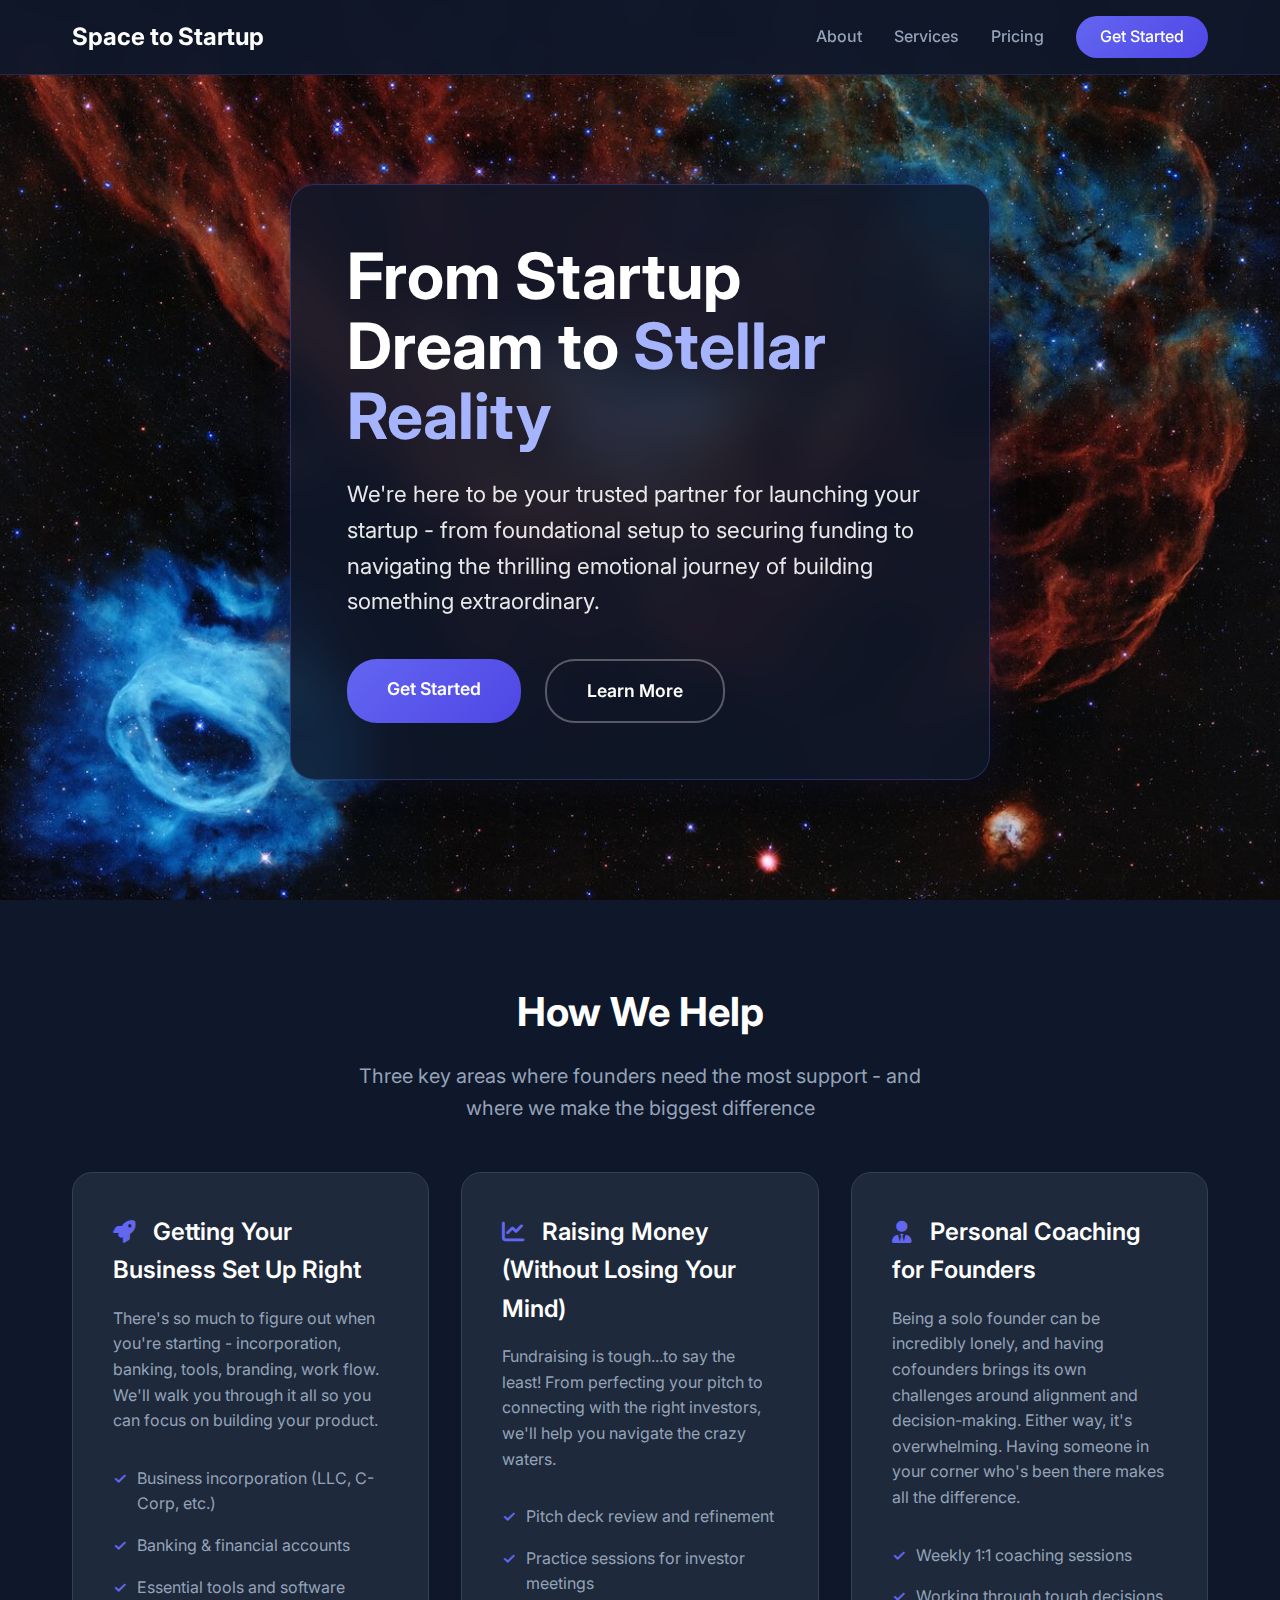
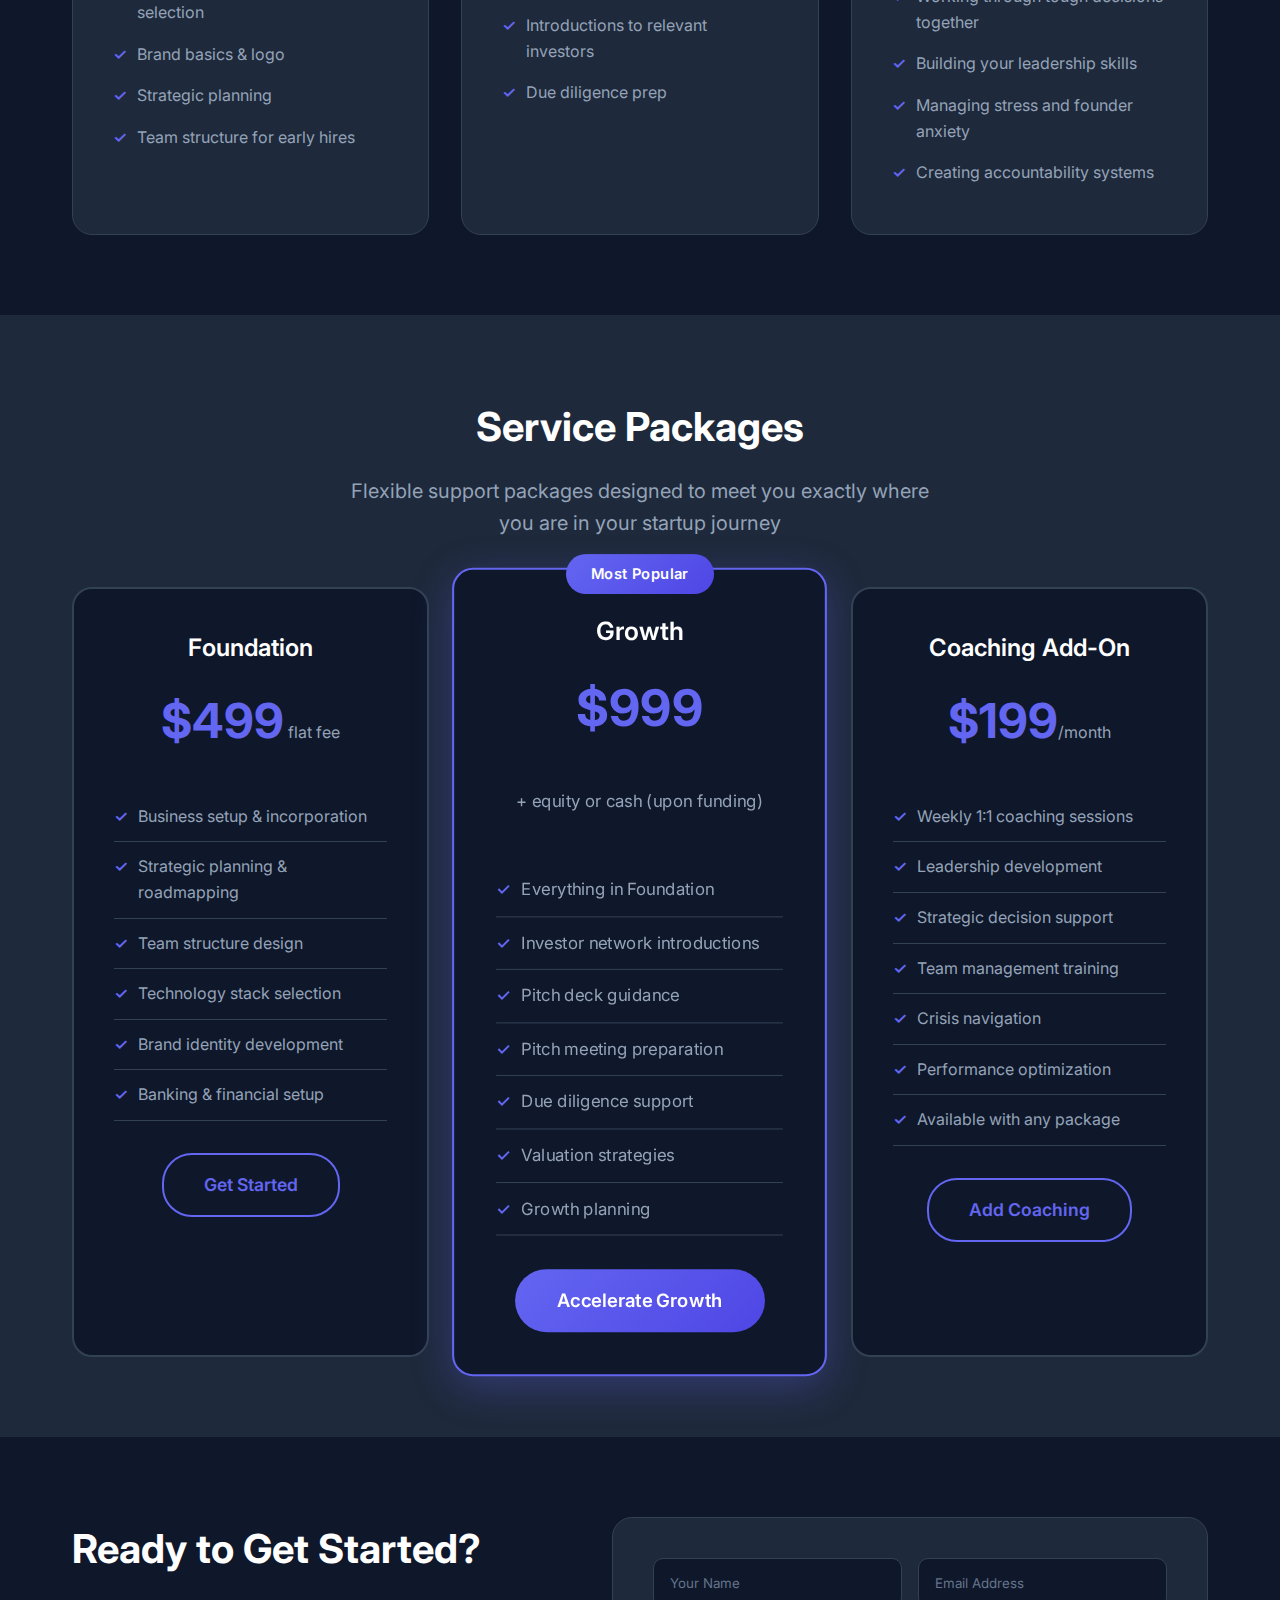
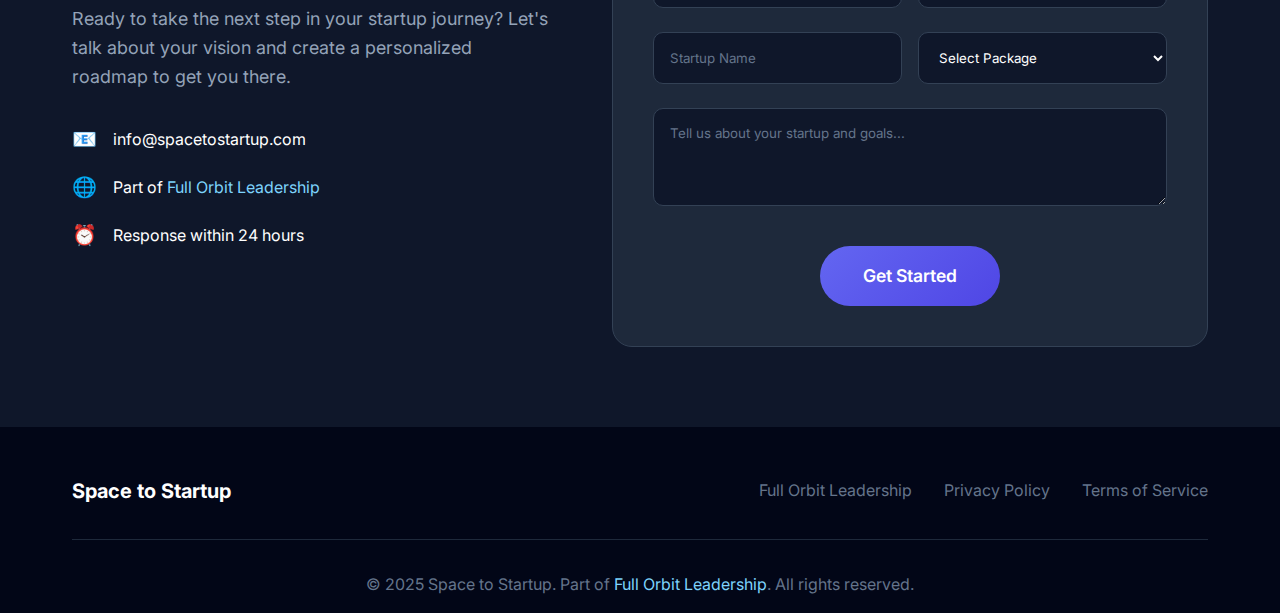
<file: index.html>
<!DOCTYPE html>
<html lang="en">
<head>
    <meta charset="UTF-8">
    <meta name="viewport" content="width=device-width, initial-scale=1.0">
    <title>Space to Startup - Launch Your Business Journey</title>
    <link rel="stylesheet" href="css/version2-card.css">
    <link href="https://fonts.googleapis.com/css2?family=Inter:wght@300;400;500;600;700&display=swap" rel="stylesheet">
    <link rel="stylesheet" href="https://cdnjs.cloudflare.com/ajax/libs/font-awesome/6.4.0/css/all.min.css">
</head>
<body>
    <nav class="navbar">
        <div class="nav-container">
            <div class="nav-brand">
                <span class="brand-text">Space to Startup</span>
            </div>
            <div class="nav-links">
                <a href="#mission">About</a>
                <a href="#services">Services</a>
                <a href="#packages">Pricing</a>
                <a href="#contact" class="nav-cta">Get Started</a>
            </div>
        </div>
    </nav>

    <header class="hero">
        <div class="hero-content">
            <div class="hero-text">
                <h1>From Startup Dream to <span class="highlight">Stellar Reality</span></h1>
                <p class="hero-subtitle">We're here to be your trusted partner for launching your startup - from foundational setup to securing funding to navigating the thrilling emotional journey of building something extraordinary.</p>
                <div class="hero-buttons">
                    <a href="#services" class="btn btn-primary">Get Started</a>
                    <a href="#mission" class="btn btn-secondary">Learn More</a>
                </div>
            </div>
        </div>
    </header>


    <section id="services" class="offerings">
        <div class="container">
            <h2>How We Help</h2>
            <p class="section-subtitle">Three key areas where founders need the most support - and where we make the biggest difference</p>
            
            <div class="services-grid">
                <div class="service-card">
                    <h3><i class="fas fa-rocket service-icon-inline"></i> Getting Your Business Set Up Right</h3>
                    <p>There's so much to figure out when you're starting - incorporation, banking, tools, branding, work flow. We'll walk you through it all so you can focus on building your product.</p>
                    <ul class="service-features">
                        <li>Business incorporation (LLC, C-Corp, etc.)</li>
                        <li>Banking & financial accounts</li>
                        <li>Essential tools and software selection</li>
                        <li>Brand basics & logo</li>
                        <li>Strategic planning</li>
                        <li>Team structure for early hires</li>
                    </ul>
                </div>
                
                <div class="service-card">
                    <h3><i class="fas fa-chart-line service-icon-inline"></i> Raising Money (Without Losing Your Mind)</h3>
                    <p>Fundraising is tough...to say the least! From perfecting your pitch to connecting with the right investors, we'll help you navigate the crazy waters.</p>
                    <ul class="service-features">
                        <li>Pitch deck review and refinement</li>
                        <li>Practice sessions for investor meetings</li>
                        <li>Introductions to relevant investors</li>
                        <li>Due diligence prep</li>
                    </ul>
                </div>
                
                <div class="service-card">
                    <h3><i class="fas fa-user-tie service-icon-inline"></i> Personal Coaching for Founders</h3>
                    <p>Being a solo founder can be incredibly lonely, and having cofounders brings its own challenges around alignment and decision-making. Either way, it's overwhelming. Having someone in your corner who's been there makes all the difference.</p>
                    <ul class="service-features">
                        <li>Weekly 1:1 coaching sessions</li>
                        <li>Working through tough decisions together</li>
                        <li>Building your leadership skills</li>
                        <li>Managing stress and founder anxiety</li>
                        <li>Creating accountability systems</li>
                    </ul>
                </div>
            </div>
        </div>
    </section>

    <section id="packages" class="pricing">
        <div class="container">
            <h2>Service Packages</h2>
            <p class="section-subtitle">Flexible support packages designed to meet you exactly where you are in your startup journey</p>
            
            <div class="pricing-grid">
                <div class="pricing-card">
                    <div class="pricing-header">
                        <h3>Foundation</h3>
                        <div class="price">$499<span> flat fee</span></div>
                    </div>
                    <div class="pricing-features">
                        <ul>
                            <li>Business setup & incorporation</li>
                            <li>Strategic planning & roadmapping</li>
                            <li>Team structure design</li>
                            <li>Technology stack selection</li>
                            <li>Brand identity development</li>
                            <li>Banking & financial setup</li>
                        </ul>
                    </div>
                    <a href="#contact" class="btn btn-outline">Get Started</a>
                </div>
                
                <div class="pricing-card featured">
                    <div class="pricing-badge">Most Popular</div>
                    <div class="pricing-header">
                        <h3>Growth</h3>
                        <div class="price">$999 <span class="price-small">+ equity or cash (upon funding)</span></div>
                    </div>
                    <div class="pricing-features">
                        <ul>
                            <li>Everything in Foundation</li>
                            <li>Investor network introductions</li>
                            <li>Pitch deck guidance</li>
                            <li>Pitch meeting preparation</li>
                            <li>Due diligence support</li>
                            <li>Valuation strategies</li>
                            <li>Growth planning</li>
                        </ul>
                    </div>
                    <a href="#contact" class="btn btn-primary">Accelerate Growth</a>
                </div>
                
                <div class="pricing-card">
                    <div class="pricing-header">
                        <h3>Coaching Add-On</h3>
                        <div class="price">$199<span>/month</span></div>
                    </div>
                    <div class="pricing-features">
                        <ul>
                            <li>Weekly 1:1 coaching sessions</li>
                            <li>Leadership development</li>
                            <li>Strategic decision support</li>
                            <li>Team management training</li>
                            <li>Crisis navigation</li>
                            <li>Performance optimization</li>
                            <li>Available with any package</li>
                        </ul>
                    </div>
                    <a href="#contact" class="btn btn-outline">Add Coaching</a>
                </div>
            </div>
        </div>
    </section>

    <section id="contact" class="contact">
        <div class="container">
            <div class="contact-content">
                <div class="contact-info">
                    <h2>Ready to Get Started?</h2>
                    <p>Ready to take the next step in your startup journey? Let's talk about your vision and create a personalized roadmap to get you there.</p>
                    <div class="contact-details">
                        <div class="contact-item">
                            <span class="contact-icon">📧</span>
                            <span>info@spacetostartup.com</span>
                        </div>
                        <div class="contact-item">
                            <span class="contact-icon">🌐</span>
                            <span>Part of <a href="https://www.fullorbitleadership.com" target="_blank">Full Orbit Leadership</a></span>
                        </div>
                        <div class="contact-item">
                            <span class="contact-icon">⏰</span>
                            <span>Response within 24 hours</span>
                        </div>
                    </div>
                </div>
                
                <div class="contact-form">
                    <div class="form-row">
                        <input type="text" placeholder="Your Name" id="name">
                        <input type="email" placeholder="Email Address" id="email">
                    </div>
                    <div class="form-row">
                        <input type="text" placeholder="Startup Name" id="startup">
                        <select id="package">
                            <option value="">Select Package</option>
                            <option value="foundation">Foundation Package</option>
                            <option value="growth">Growth Package</option>
                            <option value="coaching">Coaching Add-On</option>
                            <option value="custom">Custom Solution</option>
                        </select>
                    </div>
                    <textarea placeholder="Tell us about your startup and goals..." rows="4" id="message" class="full-width"></textarea>
                    <div class="button-container">
                        <a href="#" class="btn btn-primary" onclick="sendEmail()">Get Started</a>
                    </div>
                </div>
            </div>
        </div>
    </section>

    <footer class="footer">
        <div class="container">
            <div class="footer-content">
                <div class="footer-brand">
                    <span class="brand-text">Space to Startup</span>
                </div>
                <div class="footer-links">
                    <a href="https://www.fullorbitleadership.com">Full Orbit Leadership</a>
                    <a href="#privacy">Privacy Policy</a>
                    <a href="#terms">Terms of Service</a>
                </div>
            </div>
            <div class="footer-bottom">
                <p>&copy; 2025 Space to Startup. Part of <a href="https://www.fullorbitleadership.com" target="_blank">Full Orbit Leadership</a>. All rights reserved.</p>
            </div>
        </div>
    </footer>
    
    <script>
    function sendEmail() {
        const name = document.getElementById('name').value;
        const email = document.getElementById('email').value;
        const startup = document.getElementById('startup').value;
        const package = document.getElementById('package').value;
        const message = document.getElementById('message').value;
        
        const subject = 'Space to Startup Inquiry';
        const body = `Hi there!

I'm interested in learning more about Space to Startup services.

Name: ${name}
Email: ${email}
Startup Name: ${startup}
Package Interest: ${package}

Message:
${message}

Thanks!`;
        
        const mailtoLink = `mailto:info@spacetostartup.com?subject=${encodeURIComponent(subject)}&body=${encodeURIComponent(body)}`;
        window.location.href = mailtoLink;
    }
    </script>
</body>
</html>
</file>
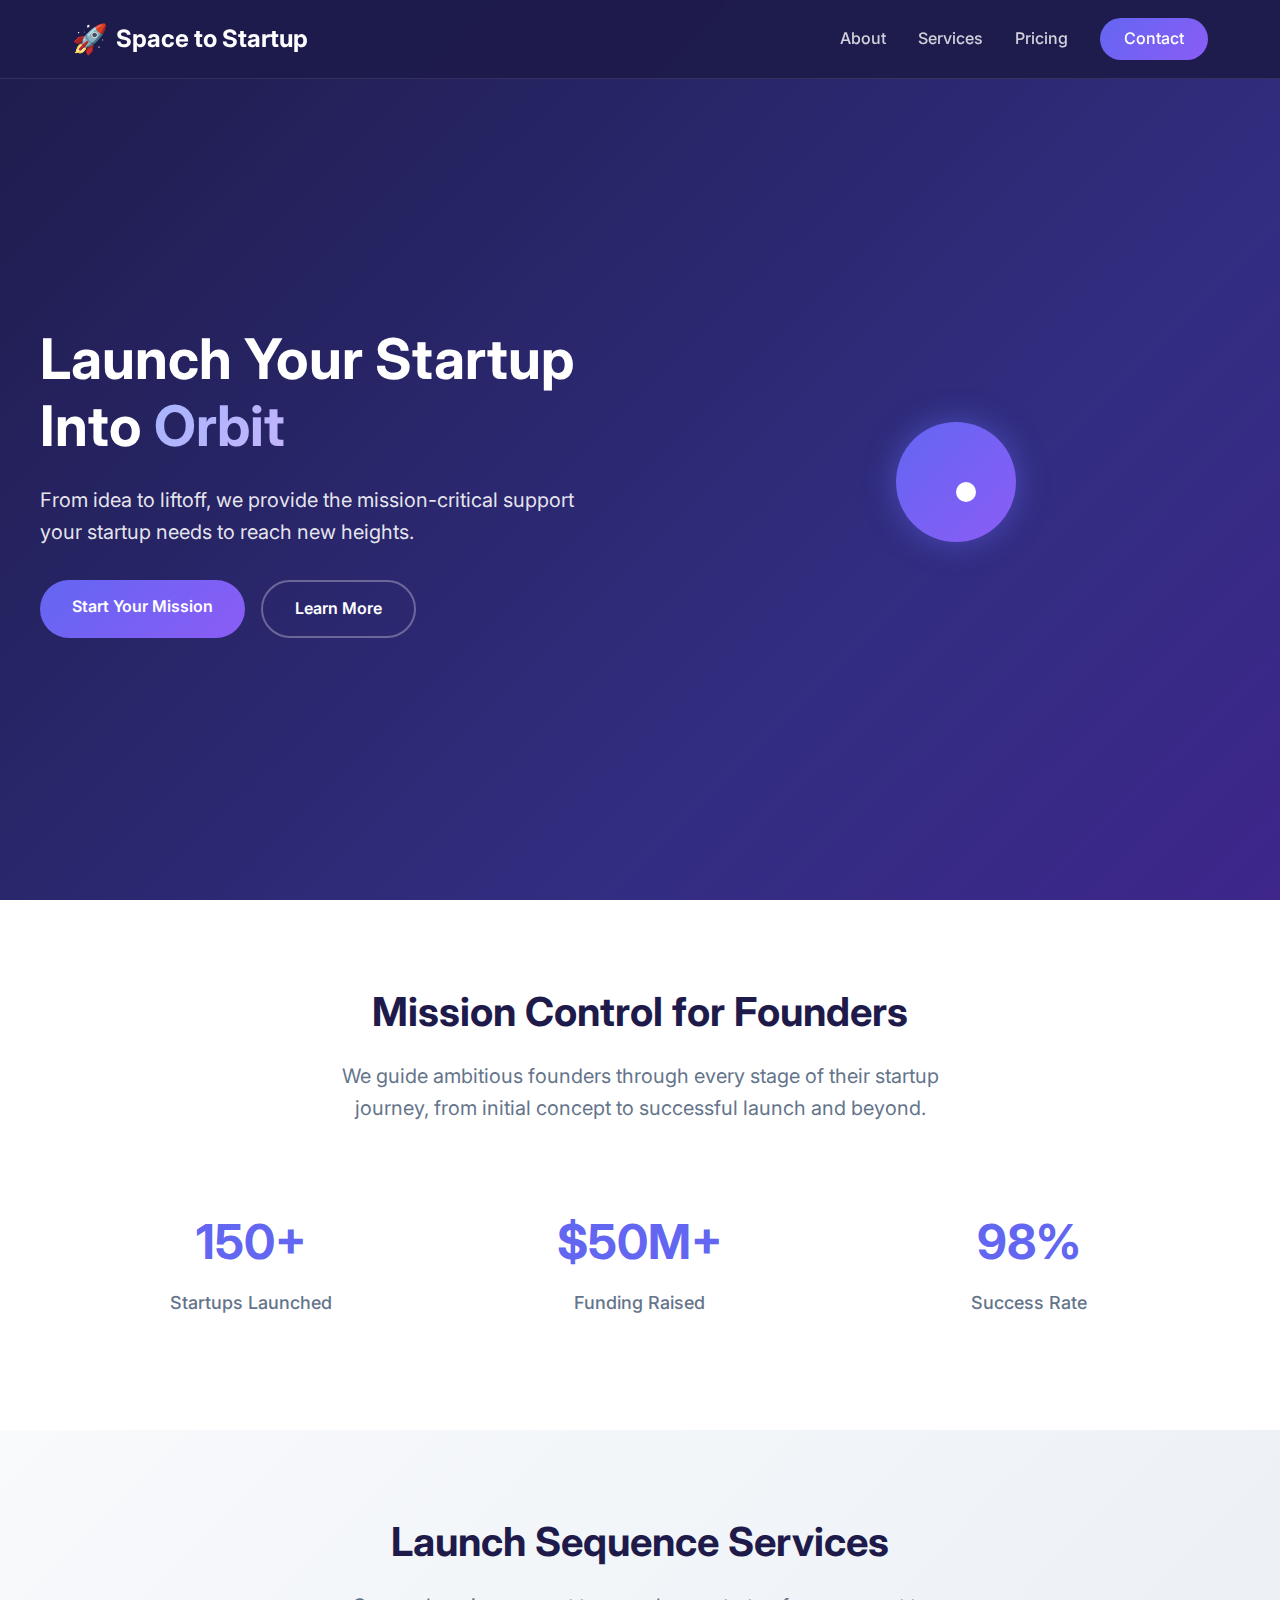
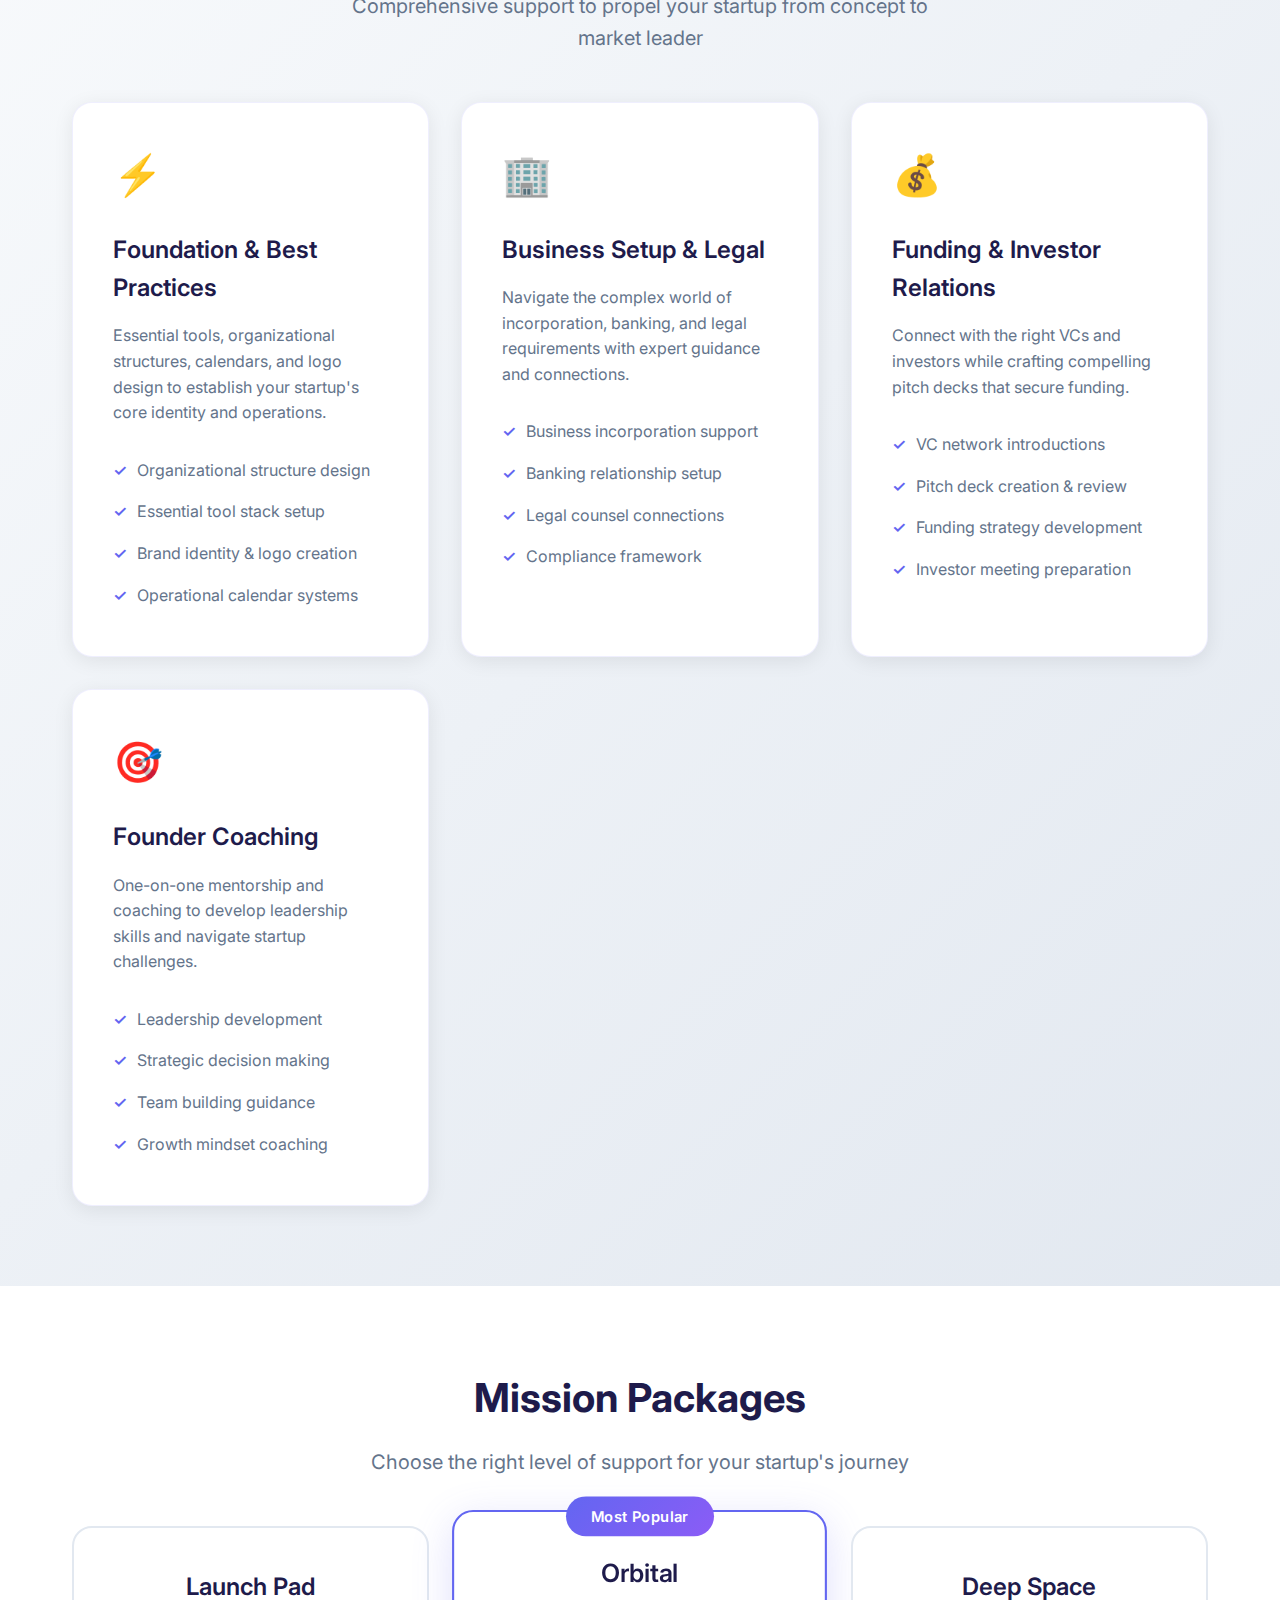
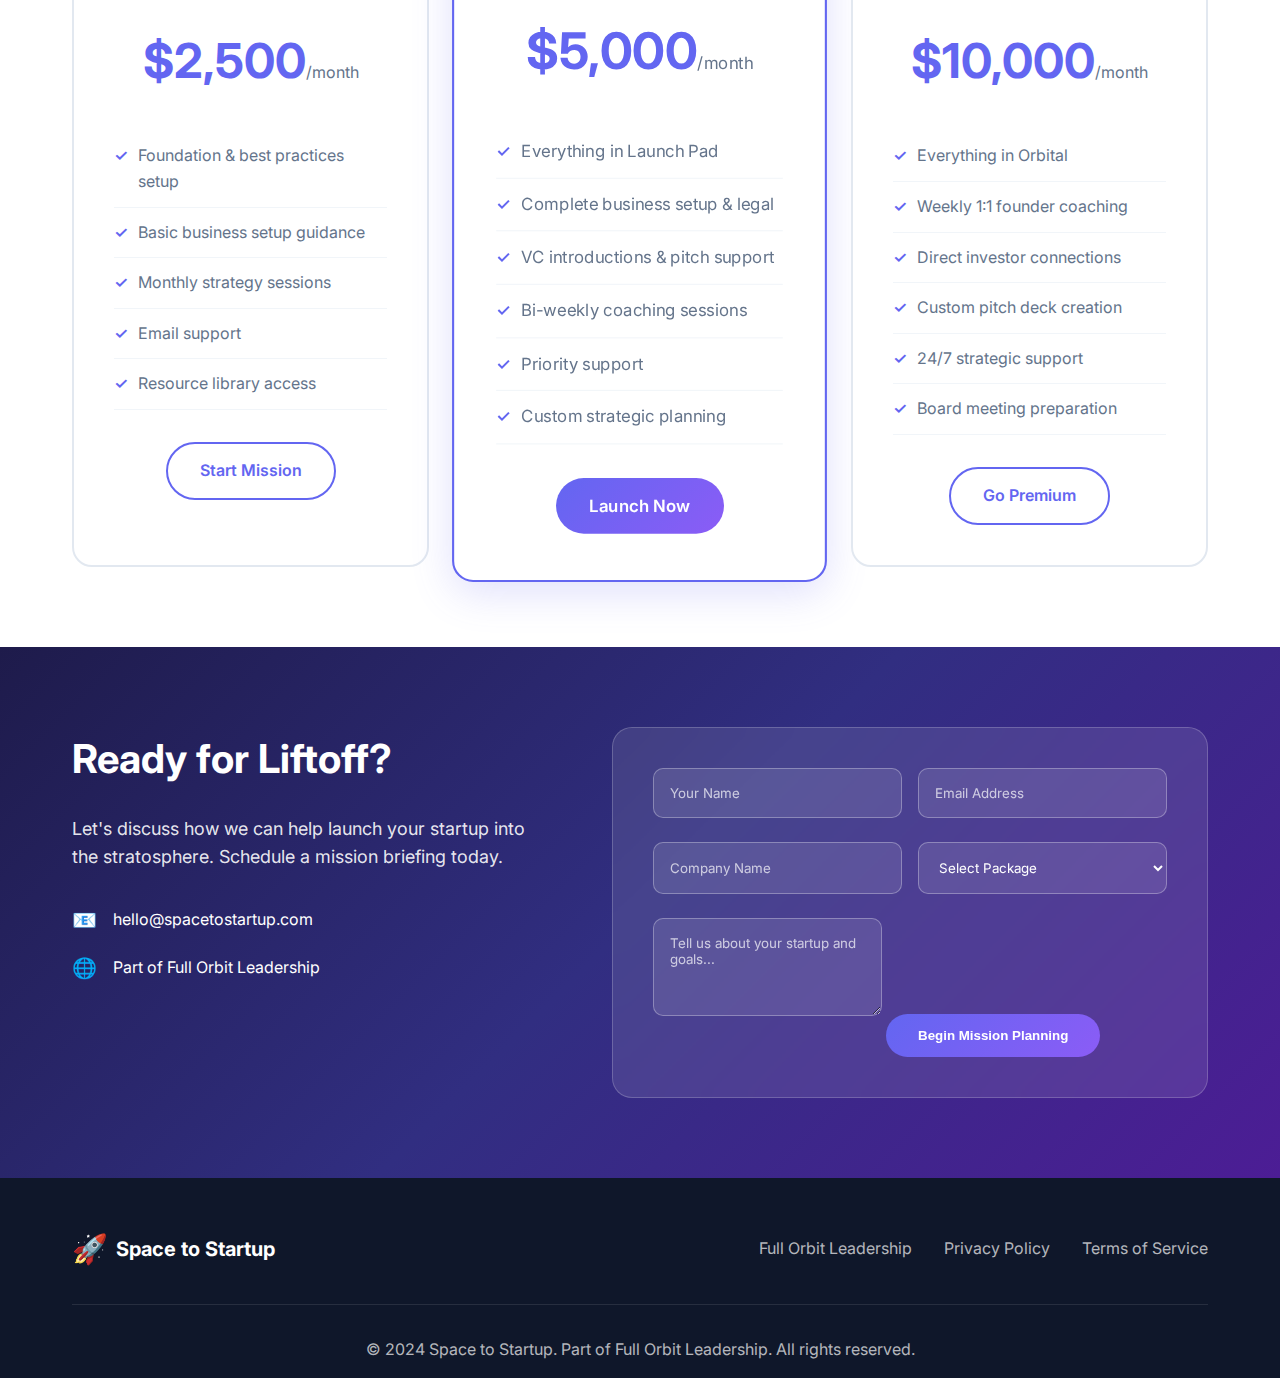
<file: old.html>
<!DOCTYPE html>
<html lang="en">
<head>
    <meta charset="UTF-8">
    <meta name="viewport" content="width=device-width, initial-scale=1.0">
    <title>Space to Startup - Launch Your Business Journey</title>
    <link rel="stylesheet" href="css/styles.css">
    <link href="https://fonts.googleapis.com/css2?family=Inter:wght@300;400;500;600;700&display=swap" rel="stylesheet">
</head>
<body>
    <nav class="navbar">
        <div class="nav-container">
            <div class="nav-brand">
                <span class="logo">🚀</span>
                <span class="brand-text">Space to Startup</span>
            </div>
            <div class="nav-links">
                <a href="#about">About</a>
                <a href="#offerings">Services</a>
                <a href="#pricing">Pricing</a>
                <a href="#contact" class="nav-cta">Contact</a>
            </div>
        </div>
    </nav>

    <header class="hero">
        <div class="hero-content">
            <div class="hero-text">
                <h1>Launch Your Startup Into <span class="highlight">Orbit</span></h1>
                <p class="hero-subtitle">From idea to liftoff, we provide the mission-critical support your startup needs to reach new heights.</p>
                <div class="hero-buttons">
                    <a href="#offerings" class="btn btn-primary">Start Your Mission</a>
                    <a href="#about" class="btn btn-secondary">Learn More</a>
                </div>
            </div>
            <div class="hero-visual">
                <div class="orbit-animation">
                    <div class="planet"></div>
                    <div class="satellite"></div>
                </div>
            </div>
        </div>
    </header>

    <section id="about" class="about">
        <div class="container">
            <h2>Mission Control for Founders</h2>
            <p class="section-subtitle">We guide ambitious founders through every stage of their startup journey, from initial concept to successful launch and beyond.</p>
            
            <div class="stats-grid">
                <div class="stat-card">
                    <div class="stat-number">150+</div>
                    <div class="stat-label">Startups Launched</div>
                </div>
                <div class="stat-card">
                    <div class="stat-number">$50M+</div>
                    <div class="stat-label">Funding Raised</div>
                </div>
                <div class="stat-card">
                    <div class="stat-number">98%</div>
                    <div class="stat-label">Success Rate</div>
                </div>
            </div>
        </div>
    </section>

    <section id="offerings" class="offerings">
        <div class="container">
            <h2>Launch Sequence Services</h2>
            <p class="section-subtitle">Comprehensive support to propel your startup from concept to market leader</p>
            
            <div class="services-grid">
                <div class="service-card">
                    <div class="service-icon">⚡</div>
                    <h3>Foundation & Best Practices</h3>
                    <p>Essential tools, organizational structures, calendars, and logo design to establish your startup's core identity and operations.</p>
                    <ul class="service-features">
                        <li>Organizational structure design</li>
                        <li>Essential tool stack setup</li>
                        <li>Brand identity & logo creation</li>
                        <li>Operational calendar systems</li>
                    </ul>
                </div>
                
                <div class="service-card">
                    <div class="service-icon">🏢</div>
                    <h3>Business Setup & Legal</h3>
                    <p>Navigate the complex world of incorporation, banking, and legal requirements with expert guidance and connections.</p>
                    <ul class="service-features">
                        <li>Business incorporation support</li>
                        <li>Banking relationship setup</li>
                        <li>Legal counsel connections</li>
                        <li>Compliance framework</li>
                    </ul>
                </div>
                
                <div class="service-card">
                    <div class="service-icon">💰</div>
                    <h3>Funding & Investor Relations</h3>
                    <p>Connect with the right VCs and investors while crafting compelling pitch decks that secure funding.</p>
                    <ul class="service-features">
                        <li>VC network introductions</li>
                        <li>Pitch deck creation & review</li>
                        <li>Funding strategy development</li>
                        <li>Investor meeting preparation</li>
                    </ul>
                </div>
                
                <div class="service-card">
                    <div class="service-icon">🎯</div>
                    <h3>Founder Coaching</h3>
                    <p>One-on-one mentorship and coaching to develop leadership skills and navigate startup challenges.</p>
                    <ul class="service-features">
                        <li>Leadership development</li>
                        <li>Strategic decision making</li>
                        <li>Team building guidance</li>
                        <li>Growth mindset coaching</li>
                    </ul>
                </div>
            </div>
        </div>
    </section>

    <section id="pricing" class="pricing">
        <div class="container">
            <h2>Mission Packages</h2>
            <p class="section-subtitle">Choose the right level of support for your startup's journey</p>
            
            <div class="pricing-grid">
                <div class="pricing-card">
                    <div class="pricing-header">
                        <h3>Launch Pad</h3>
                        <div class="price">$2,500<span>/month</span></div>
                    </div>
                    <div class="pricing-features">
                        <ul>
                            <li>Foundation & best practices setup</li>
                            <li>Basic business setup guidance</li>
                            <li>Monthly strategy sessions</li>
                            <li>Email support</li>
                            <li>Resource library access</li>
                        </ul>
                    </div>
                    <a href="#contact" class="btn btn-outline">Start Mission</a>
                </div>
                
                <div class="pricing-card featured">
                    <div class="pricing-badge">Most Popular</div>
                    <div class="pricing-header">
                        <h3>Orbital</h3>
                        <div class="price">$5,000<span>/month</span></div>
                    </div>
                    <div class="pricing-features">
                        <ul>
                            <li>Everything in Launch Pad</li>
                            <li>Complete business setup & legal</li>
                            <li>VC introductions & pitch support</li>
                            <li>Bi-weekly coaching sessions</li>
                            <li>Priority support</li>
                            <li>Custom strategic planning</li>
                        </ul>
                    </div>
                    <a href="#contact" class="btn btn-primary">Launch Now</a>
                </div>
                
                <div class="pricing-card">
                    <div class="pricing-header">
                        <h3>Deep Space</h3>
                        <div class="price">$10,000<span>/month</span></div>
                    </div>
                    <div class="pricing-features">
                        <ul>
                            <li>Everything in Orbital</li>
                            <li>Weekly 1:1 founder coaching</li>
                            <li>Direct investor connections</li>
                            <li>Custom pitch deck creation</li>
                            <li>24/7 strategic support</li>
                            <li>Board meeting preparation</li>
                        </ul>
                    </div>
                    <a href="#contact" class="btn btn-outline">Go Premium</a>
                </div>
            </div>
        </div>
    </section>

    <section id="contact" class="contact">
        <div class="container">
            <div class="contact-content">
                <div class="contact-info">
                    <h2>Ready for Liftoff?</h2>
                    <p>Let's discuss how we can help launch your startup into the stratosphere. Schedule a mission briefing today.</p>
                    <div class="contact-details">
                        <div class="contact-item">
                            <span class="contact-icon">📧</span>
                            <span>hello@spacetostartup.com</span>
                        </div>
                        <div class="contact-item">
                            <span class="contact-icon">🌐</span>
                            <span>Part of Full Orbit Leadership</span>
                        </div>
                    </div>
                </div>
                
                <form class="contact-form">
                    <div class="form-row">
                        <input type="text" placeholder="Your Name" required>
                        <input type="email" placeholder="Email Address" required>
                    </div>
                    <div class="form-row">
                        <input type="text" placeholder="Company Name">
                        <select required>
                            <option value="">Select Package</option>
                            <option value="launchpad">Launch Pad</option>
                            <option value="orbital">Orbital</option>
                            <option value="deepspace">Deep Space</option>
                            <option value="custom">Custom Solution</option>
                        </select>
                    </div>
                    <textarea placeholder="Tell us about your startup and goals..." rows="4" required></textarea>
                    <button type="submit" class="btn btn-primary">Begin Mission Planning</button>
                </form>
            </div>
        </div>
    </section>

    <footer class="footer">
        <div class="container">
            <div class="footer-content">
                <div class="footer-brand">
                    <span class="logo">🚀</span>
                    <span class="brand-text">Space to Startup</span>
                </div>
                <div class="footer-links">
                    <a href="https://www.fullorbitleadership.com">Full Orbit Leadership</a>
                    <a href="#privacy">Privacy Policy</a>
                    <a href="#terms">Terms of Service</a>
                </div>
            </div>
            <div class="footer-bottom">
                <p>&copy; 2024 Space to Startup. Part of Full Orbit Leadership. All rights reserved.</p>
            </div>
        </div>
    </footer>
</body>
</html>
</file>
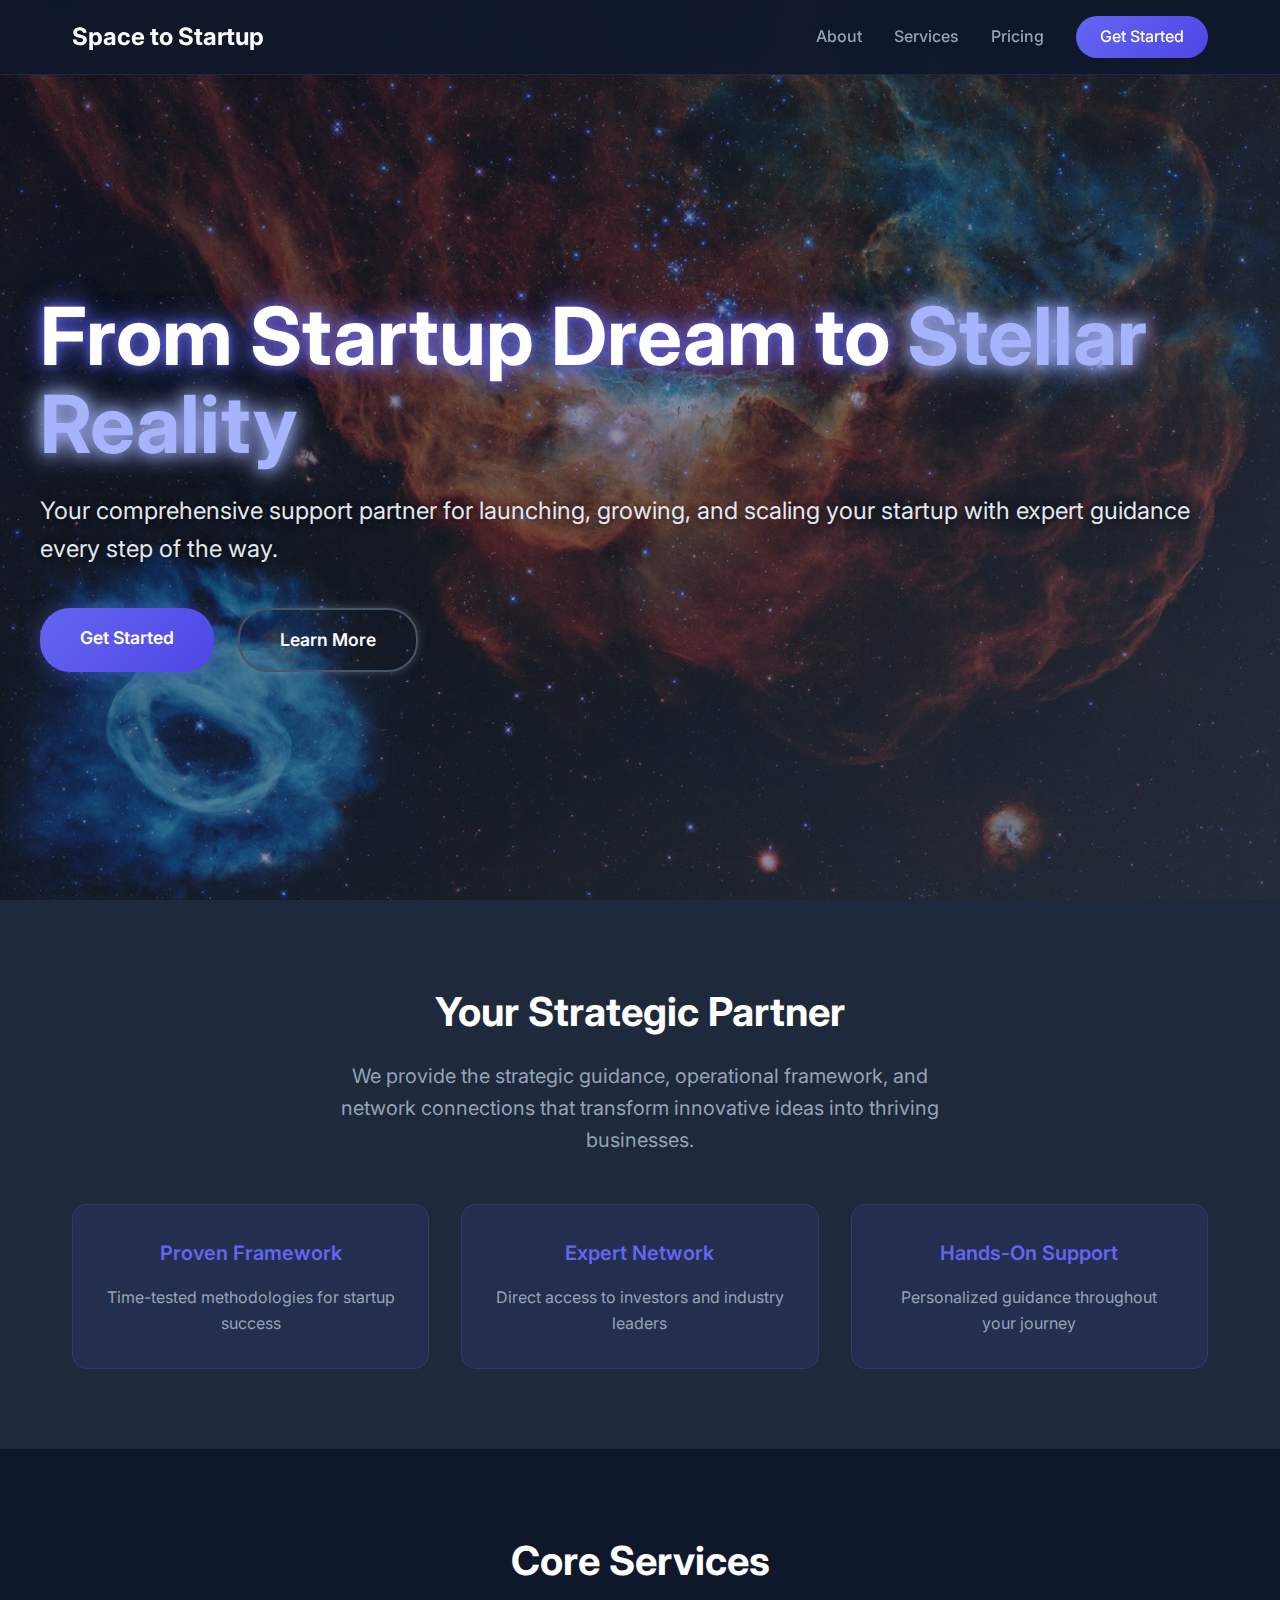
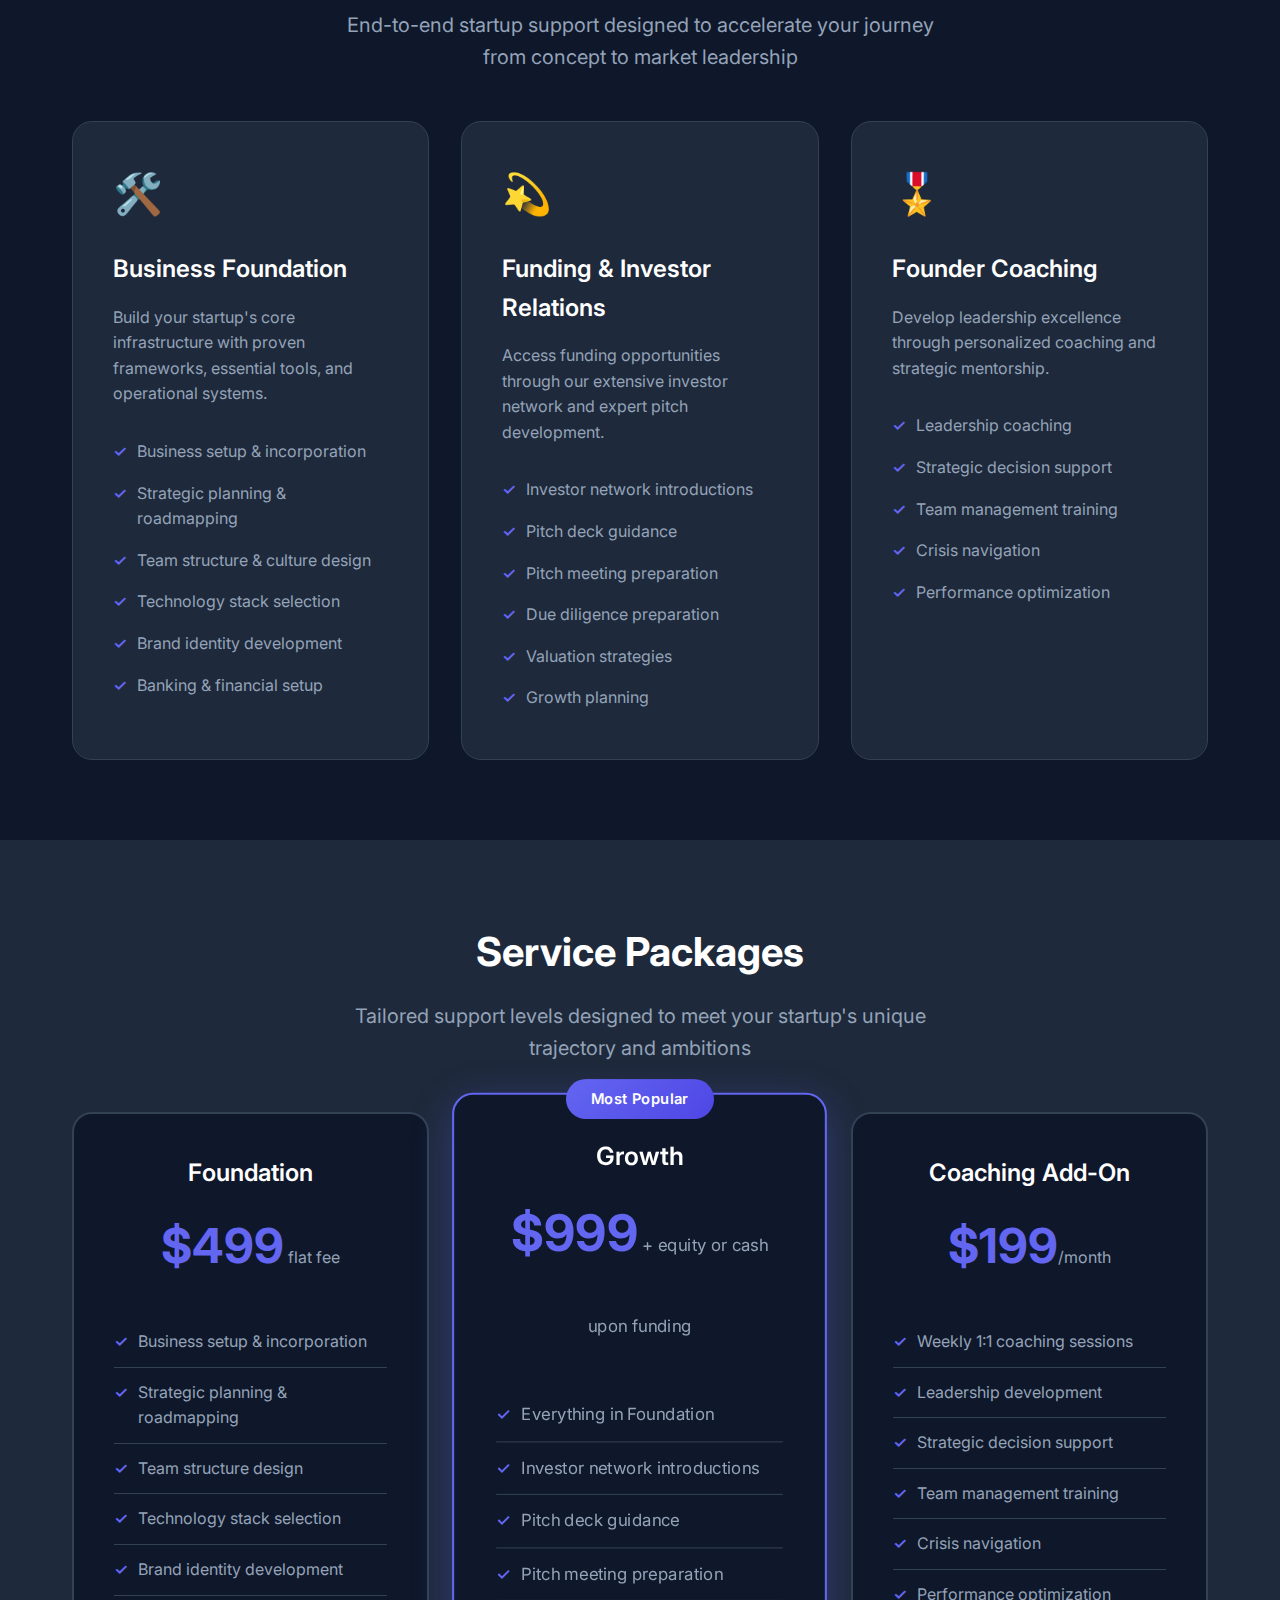
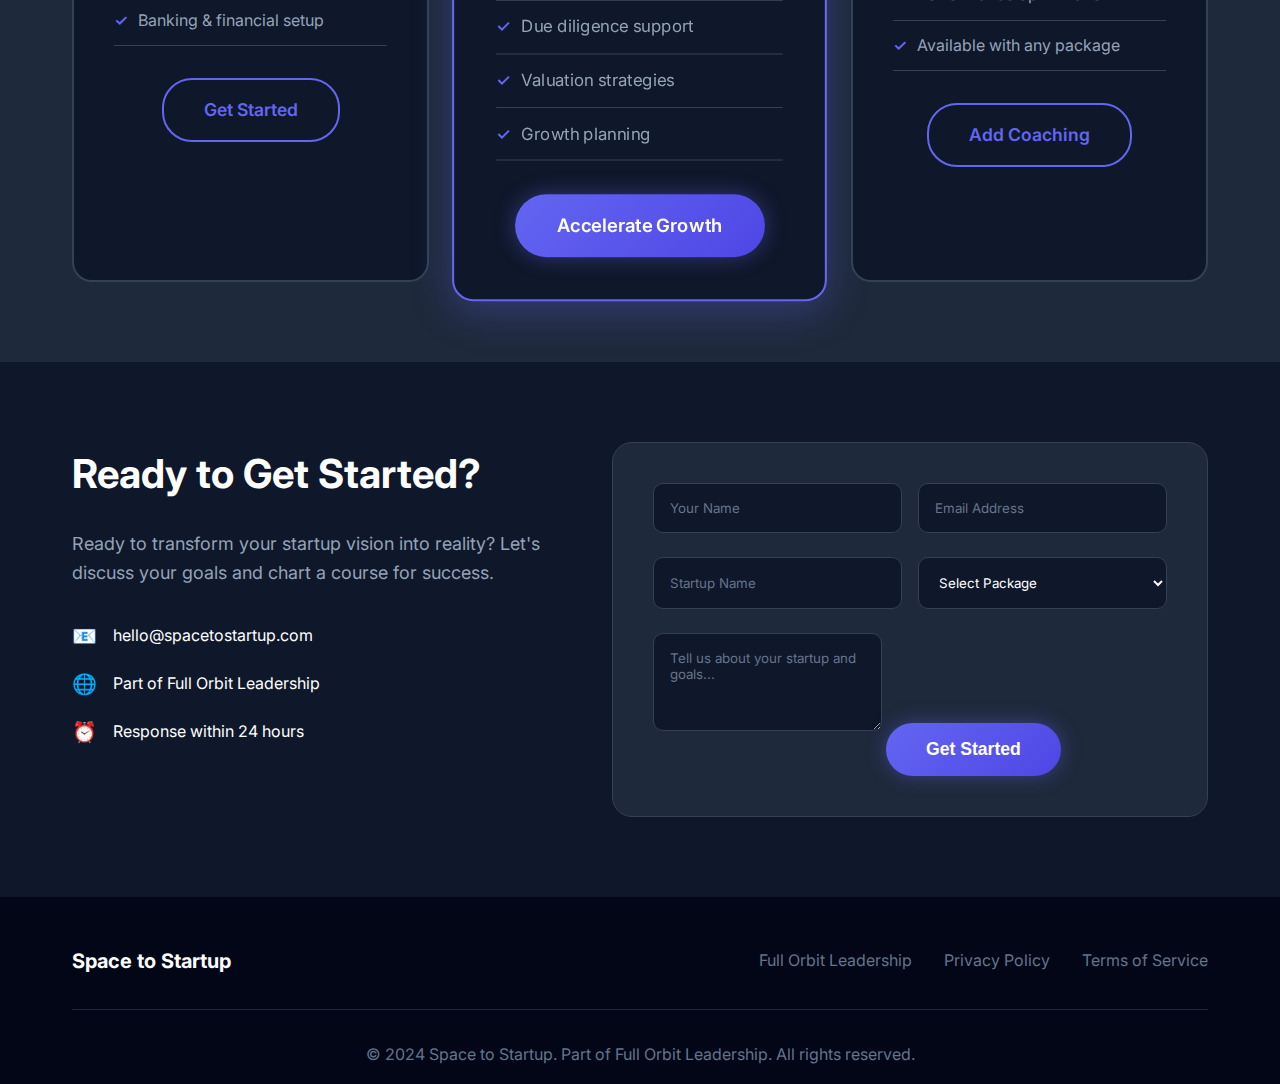
<file: version1.html>
<!DOCTYPE html>
<html lang="en">
<head>
    <meta charset="UTF-8">
    <meta name="viewport" content="width=device-width, initial-scale=1.0">
    <title>Space to Startup - Launch Your Business Journey</title>
    <link rel="stylesheet" href="css/version1-glow.css">
    <link href="https://fonts.googleapis.com/css2?family=Inter:wght@300;400;500;600;700;800&display=swap" rel="stylesheet">
</head>
<body>
    <nav class="navbar">
        <div class="nav-container">
            <div class="nav-brand">
                <span class="brand-text">Space to Startup</span>
            </div>
            <div class="nav-links">
                <a href="#mission">About</a>
                <a href="#services">Services</a>
                <a href="#packages">Pricing</a>
                <a href="#contact" class="nav-cta">Get Started</a>
            </div>
        </div>
    </nav>

    <header class="hero">
        <div class="hero-content">
            <div class="hero-text">
                <h1>From Startup Dream to <span class="highlight">Stellar Reality</span></h1>
                <p class="hero-subtitle">Your comprehensive support partner for launching, growing, and scaling your startup with expert guidance every step of the way.</p>
                <div class="hero-buttons">
                    <a href="#services" class="btn btn-primary">Get Started</a>
                    <a href="#mission" class="btn btn-secondary">Learn More</a>
                </div>
            </div>
        </div>
    </header>

    <section id="mission" class="about">
        <div class="container">
            <h2>Your Strategic Partner</h2>
            <p class="section-subtitle">We provide the strategic guidance, operational framework, and network connections that transform innovative ideas into thriving businesses.</p>
            
            <div class="value-props">
                <div class="value-card">
                    <h3>Proven Framework</h3>
                    <p>Time-tested methodologies for startup success</p>
                </div>
                <div class="value-card">
                    <h3>Expert Network</h3>
                    <p>Direct access to investors and industry leaders</p>
                </div>
                <div class="value-card">
                    <h3>Hands-On Support</h3>
                    <p>Personalized guidance throughout your journey</p>
                </div>
            </div>
        </div>
    </section>

    <section id="services" class="offerings">
        <div class="container">
            <h2>Core Services</h2>
            <p class="section-subtitle">End-to-end startup support designed to accelerate your journey from concept to market leadership</p>
            
            <div class="services-grid">
                <div class="service-card">
                    <div class="service-icon">🛠️</div>
                    <h3>Business Foundation</h3>
                    <p>Build your startup's core infrastructure with proven frameworks, essential tools, and operational systems.</p>
                    <ul class="service-features">
                        <li>Business setup & incorporation</li>
                        <li>Strategic planning & roadmapping</li>
                        <li>Team structure & culture design</li>
                        <li>Technology stack selection</li>
                        <li>Brand identity development</li>
                        <li>Banking & financial setup</li>
                    </ul>
                </div>
                
                <div class="service-card">
                    <div class="service-icon">💫</div>
                    <h3>Funding & Investor Relations</h3>
                    <p>Access funding opportunities through our extensive investor network and expert pitch development.</p>
                    <ul class="service-features">
                        <li>Investor network introductions</li>
                        <li>Pitch deck guidance</li>
                        <li>Pitch meeting preparation</li>
                        <li>Due diligence preparation</li>
                        <li>Valuation strategies</li>
                        <li>Growth planning</li>
                    </ul>
                </div>
                
                <div class="service-card">
                    <div class="service-icon">🎖️</div>
                    <h3>Founder Coaching</h3>
                    <p>Develop leadership excellence through personalized coaching and strategic mentorship.</p>
                    <ul class="service-features">
                        <li>Leadership coaching</li>
                        <li>Strategic decision support</li>
                        <li>Team management training</li>
                        <li>Crisis navigation</li>
                        <li>Performance optimization</li>
                    </ul>
                </div>
            </div>
        </div>
    </section>

    <section id="packages" class="pricing">
        <div class="container">
            <h2>Service Packages</h2>
            <p class="section-subtitle">Tailored support levels designed to meet your startup's unique trajectory and ambitions</p>
            
            <div class="pricing-grid">
                <div class="pricing-card">
                    <div class="pricing-header">
                        <h3>Foundation</h3>
                        <div class="price">$499<span> flat fee</span></div>
                    </div>
                    <div class="pricing-features">
                        <ul>
                            <li>Business setup & incorporation</li>
                            <li>Strategic planning & roadmapping</li>
                            <li>Team structure design</li>
                            <li>Technology stack selection</li>
                            <li>Brand identity development</li>
                            <li>Banking & financial setup</li>
                        </ul>
                    </div>
                    <a href="#contact" class="btn btn-outline">Get Started</a>
                </div>
                
                <div class="pricing-card featured">
                    <div class="pricing-badge">Most Popular</div>
                    <div class="pricing-header">
                        <h3>Growth</h3>
                        <div class="price">$999<span> + equity or cash upon funding</span></div>
                    </div>
                    <div class="pricing-features">
                        <ul>
                            <li>Everything in Foundation</li>
                            <li>Investor network introductions</li>
                            <li>Pitch deck guidance</li>
                            <li>Pitch meeting preparation</li>
                            <li>Due diligence support</li>
                            <li>Valuation strategies</li>
                            <li>Growth planning</li>
                        </ul>
                    </div>
                    <a href="#contact" class="btn btn-primary">Accelerate Growth</a>
                </div>
                
                <div class="pricing-card">
                    <div class="pricing-header">
                        <h3>Coaching Add-On</h3>
                        <div class="price">$199<span>/month</span></div>
                    </div>
                    <div class="pricing-features">
                        <ul>
                            <li>Weekly 1:1 coaching sessions</li>
                            <li>Leadership development</li>
                            <li>Strategic decision support</li>
                            <li>Team management training</li>
                            <li>Crisis navigation</li>
                            <li>Performance optimization</li>
                            <li>Available with any package</li>
                        </ul>
                    </div>
                    <a href="#contact" class="btn btn-outline">Add Coaching</a>
                </div>
            </div>
        </div>
    </section>

    <section id="contact" class="contact">
        <div class="container">
            <div class="contact-content">
                <div class="contact-info">
                    <h2>Ready to Get Started?</h2>
                    <p>Ready to transform your startup vision into reality? Let's discuss your goals and chart a course for success.</p>
                    <div class="contact-details">
                        <div class="contact-item">
                            <span class="contact-icon">📧</span>
                            <span>hello@spacetostartup.com</span>
                        </div>
                        <div class="contact-item">
                            <span class="contact-icon">🌐</span>
                            <span>Part of Full Orbit Leadership</span>
                        </div>
                        <div class="contact-item">
                            <span class="contact-icon">⏰</span>
                            <span>Response within 24 hours</span>
                        </div>
                    </div>
                </div>
                
                <form class="contact-form">
                    <div class="form-row">
                        <input type="text" placeholder="Your Name" required>
                        <input type="email" placeholder="Email Address" required>
                    </div>
                    <div class="form-row">
                        <input type="text" placeholder="Startup Name">
                        <select required>
                            <option value="">Select Package</option>
                            <option value="foundation">Foundation Package</option>
                            <option value="growth">Growth Package</option>
                            <option value="coaching">Coaching Add-On</option>
                            <option value="custom">Custom Solution</option>
                        </select>
                    </div>
                    <textarea placeholder="Tell us about your startup and goals..." rows="4" required></textarea>
                    <button type="submit" class="btn btn-primary">Get Started</button>
                </form>
            </div>
        </div>
    </section>

    <footer class="footer">
        <div class="container">
            <div class="footer-content">
                <div class="footer-brand">
                    <span class="brand-text">Space to Startup</span>
                </div>
                <div class="footer-links">
                    <a href="https://www.fullorbitleadership.com">Full Orbit Leadership</a>
                    <a href="#privacy">Privacy Policy</a>
                    <a href="#terms">Terms of Service</a>
                </div>
            </div>
            <div class="footer-bottom">
                <p>&copy; 2024 Space to Startup. Part of Full Orbit Leadership. All rights reserved.</p>
            </div>
        </div>
    </footer>
</body>
</html>
</file>
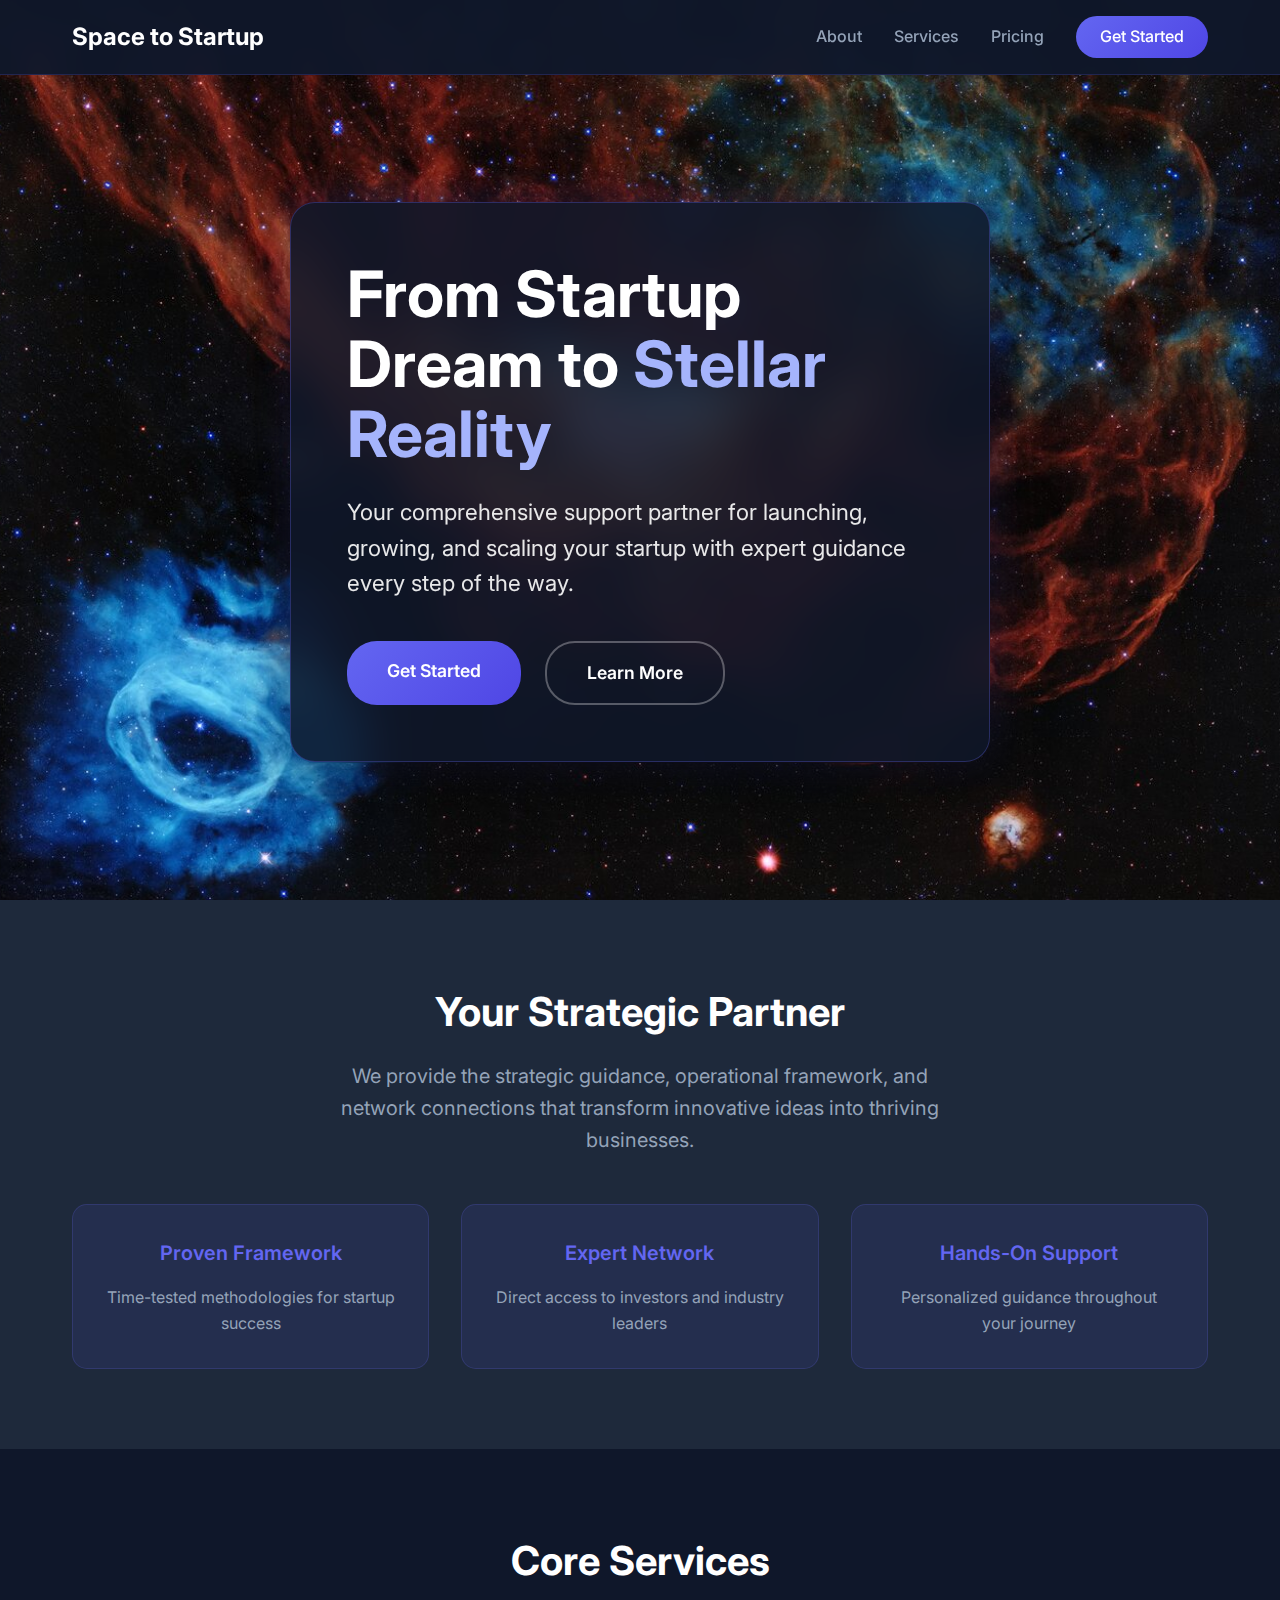
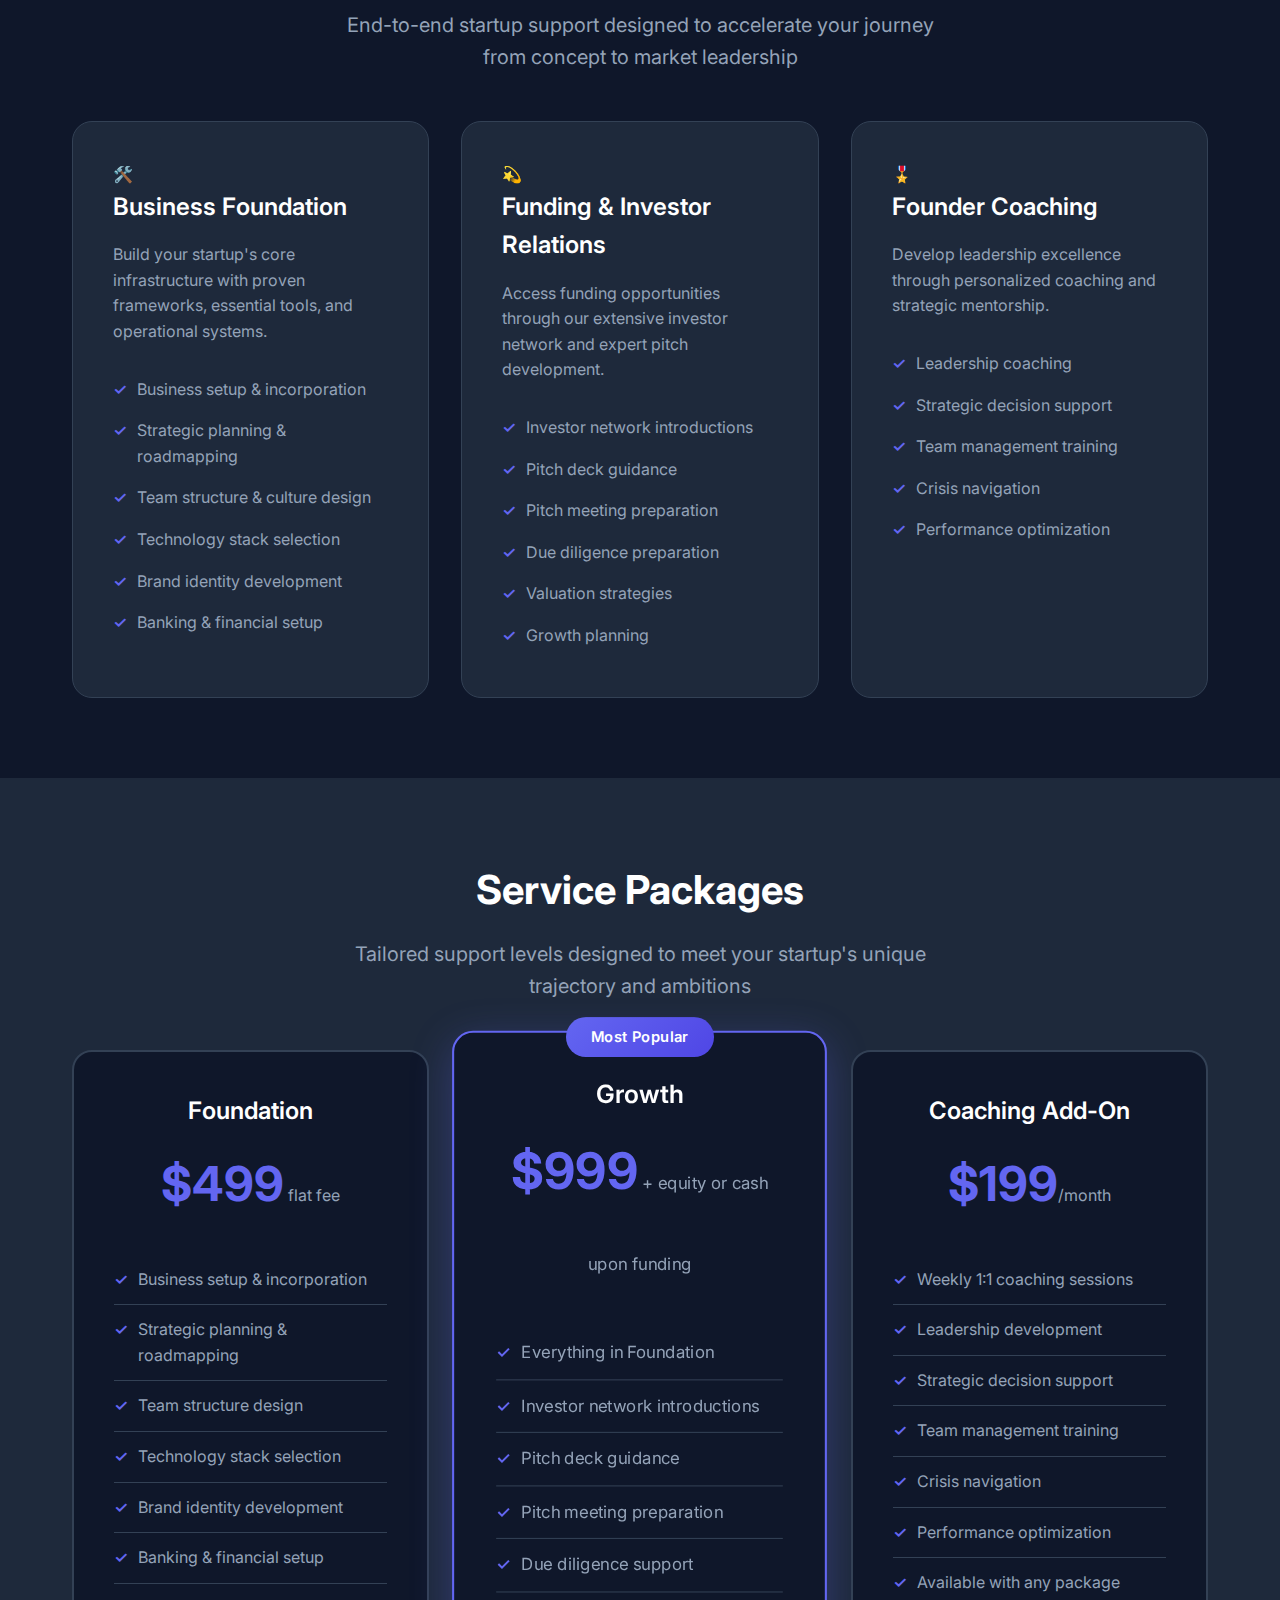
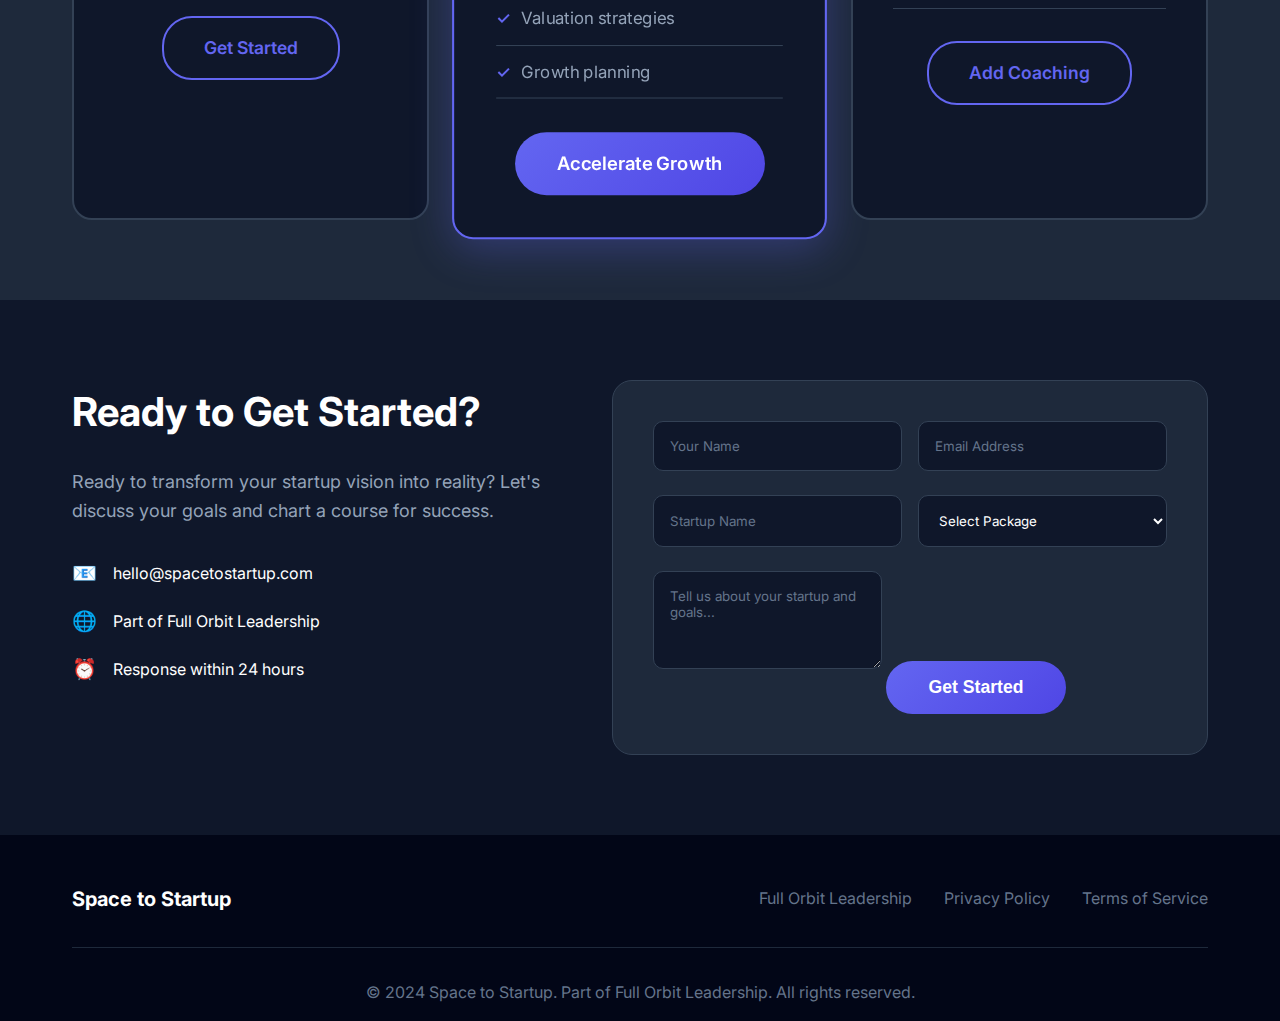
<file: version2.html>
<!DOCTYPE html>
<html lang="en">
<head>
    <meta charset="UTF-8">
    <meta name="viewport" content="width=device-width, initial-scale=1.0">
    <title>Space to Startup - Launch Your Business Journey</title>
    <link rel="stylesheet" href="css/version2-card.css">
    <link href="https://fonts.googleapis.com/css2?family=Inter:wght@300;400;500;600;700;800&display=swap" rel="stylesheet">
</head>
<body>
    <nav class="navbar">
        <div class="nav-container">
            <div class="nav-brand">
                <span class="brand-text">Space to Startup</span>
            </div>
            <div class="nav-links">
                <a href="#mission">About</a>
                <a href="#services">Services</a>
                <a href="#packages">Pricing</a>
                <a href="#contact" class="nav-cta">Get Started</a>
            </div>
        </div>
    </nav>

    <header class="hero">
        <div class="hero-content">
            <div class="hero-text">
                <h1>From Startup Dream to <span class="highlight">Stellar Reality</span></h1>
                <p class="hero-subtitle">Your comprehensive support partner for launching, growing, and scaling your startup with expert guidance every step of the way.</p>
                <div class="hero-buttons">
                    <a href="#services" class="btn btn-primary">Get Started</a>
                    <a href="#mission" class="btn btn-secondary">Learn More</a>
                </div>
            </div>
        </div>
    </header>

    <section id="mission" class="about">
        <div class="container">
            <h2>Your Strategic Partner</h2>
            <p class="section-subtitle">We provide the strategic guidance, operational framework, and network connections that transform innovative ideas into thriving businesses.</p>
            
            <div class="value-props">
                <div class="value-card">
                    <h3>Proven Framework</h3>
                    <p>Time-tested methodologies for startup success</p>
                </div>
                <div class="value-card">
                    <h3>Expert Network</h3>
                    <p>Direct access to investors and industry leaders</p>
                </div>
                <div class="value-card">
                    <h3>Hands-On Support</h3>
                    <p>Personalized guidance throughout your journey</p>
                </div>
            </div>
        </div>
    </section>

    <section id="services" class="offerings">
        <div class="container">
            <h2>Core Services</h2>
            <p class="section-subtitle">End-to-end startup support designed to accelerate your journey from concept to market leadership</p>
            
            <div class="services-grid">
                <div class="service-card">
                    <div class="service-icon">🛠️</div>
                    <h3>Business Foundation</h3>
                    <p>Build your startup's core infrastructure with proven frameworks, essential tools, and operational systems.</p>
                    <ul class="service-features">
                        <li>Business setup & incorporation</li>
                        <li>Strategic planning & roadmapping</li>
                        <li>Team structure & culture design</li>
                        <li>Technology stack selection</li>
                        <li>Brand identity development</li>
                        <li>Banking & financial setup</li>
                    </ul>
                </div>
                
                <div class="service-card">
                    <div class="service-icon">💫</div>
                    <h3>Funding & Investor Relations</h3>
                    <p>Access funding opportunities through our extensive investor network and expert pitch development.</p>
                    <ul class="service-features">
                        <li>Investor network introductions</li>
                        <li>Pitch deck guidance</li>
                        <li>Pitch meeting preparation</li>
                        <li>Due diligence preparation</li>
                        <li>Valuation strategies</li>
                        <li>Growth planning</li>
                    </ul>
                </div>
                
                <div class="service-card">
                    <div class="service-icon">🎖️</div>
                    <h3>Founder Coaching</h3>
                    <p>Develop leadership excellence through personalized coaching and strategic mentorship.</p>
                    <ul class="service-features">
                        <li>Leadership coaching</li>
                        <li>Strategic decision support</li>
                        <li>Team management training</li>
                        <li>Crisis navigation</li>
                        <li>Performance optimization</li>
                    </ul>
                </div>
            </div>
        </div>
    </section>

    <section id="packages" class="pricing">
        <div class="container">
            <h2>Service Packages</h2>
            <p class="section-subtitle">Tailored support levels designed to meet your startup's unique trajectory and ambitions</p>
            
            <div class="pricing-grid">
                <div class="pricing-card">
                    <div class="pricing-header">
                        <h3>Foundation</h3>
                        <div class="price">$499<span> flat fee</span></div>
                    </div>
                    <div class="pricing-features">
                        <ul>
                            <li>Business setup & incorporation</li>
                            <li>Strategic planning & roadmapping</li>
                            <li>Team structure design</li>
                            <li>Technology stack selection</li>
                            <li>Brand identity development</li>
                            <li>Banking & financial setup</li>
                        </ul>
                    </div>
                    <a href="#contact" class="btn btn-outline">Get Started</a>
                </div>
                
                <div class="pricing-card featured">
                    <div class="pricing-badge">Most Popular</div>
                    <div class="pricing-header">
                        <h3>Growth</h3>
                        <div class="price">$999<span> + equity or cash upon funding</span></div>
                    </div>
                    <div class="pricing-features">
                        <ul>
                            <li>Everything in Foundation</li>
                            <li>Investor network introductions</li>
                            <li>Pitch deck guidance</li>
                            <li>Pitch meeting preparation</li>
                            <li>Due diligence support</li>
                            <li>Valuation strategies</li>
                            <li>Growth planning</li>
                        </ul>
                    </div>
                    <a href="#contact" class="btn btn-primary">Accelerate Growth</a>
                </div>
                
                <div class="pricing-card">
                    <div class="pricing-header">
                        <h3>Coaching Add-On</h3>
                        <div class="price">$199<span>/month</span></div>
                    </div>
                    <div class="pricing-features">
                        <ul>
                            <li>Weekly 1:1 coaching sessions</li>
                            <li>Leadership development</li>
                            <li>Strategic decision support</li>
                            <li>Team management training</li>
                            <li>Crisis navigation</li>
                            <li>Performance optimization</li>
                            <li>Available with any package</li>
                        </ul>
                    </div>
                    <a href="#contact" class="btn btn-outline">Add Coaching</a>
                </div>
            </div>
        </div>
    </section>

    <section id="contact" class="contact">
        <div class="container">
            <div class="contact-content">
                <div class="contact-info">
                    <h2>Ready to Get Started?</h2>
                    <p>Ready to transform your startup vision into reality? Let's discuss your goals and chart a course for success.</p>
                    <div class="contact-details">
                        <div class="contact-item">
                            <span class="contact-icon">📧</span>
                            <span>hello@spacetostartup.com</span>
                        </div>
                        <div class="contact-item">
                            <span class="contact-icon">🌐</span>
                            <span>Part of Full Orbit Leadership</span>
                        </div>
                        <div class="contact-item">
                            <span class="contact-icon">⏰</span>
                            <span>Response within 24 hours</span>
                        </div>
                    </div>
                </div>
                
                <form class="contact-form">
                    <div class="form-row">
                        <input type="text" placeholder="Your Name" required>
                        <input type="email" placeholder="Email Address" required>
                    </div>
                    <div class="form-row">
                        <input type="text" placeholder="Startup Name">
                        <select required>
                            <option value="">Select Package</option>
                            <option value="foundation">Foundation Package</option>
                            <option value="growth">Growth Package</option>
                            <option value="coaching">Coaching Add-On</option>
                            <option value="custom">Custom Solution</option>
                        </select>
                    </div>
                    <textarea placeholder="Tell us about your startup and goals..." rows="4" required></textarea>
                    <button type="submit" class="btn btn-primary">Get Started</button>
                </form>
            </div>
        </div>
    </section>

    <footer class="footer">
        <div class="container">
            <div class="footer-content">
                <div class="footer-brand">
                    <span class="brand-text">Space to Startup</span>
                </div>
                <div class="footer-links">
                    <a href="https://www.fullorbitleadership.com">Full Orbit Leadership</a>
                    <a href="#privacy">Privacy Policy</a>
                    <a href="#terms">Terms of Service</a>
                </div>
            </div>
            <div class="footer-bottom">
                <p>&copy; 2024 Space to Startup. Part of Full Orbit Leadership. All rights reserved.</p>
            </div>
        </div>
    </footer>
</body>
</html>
</file>
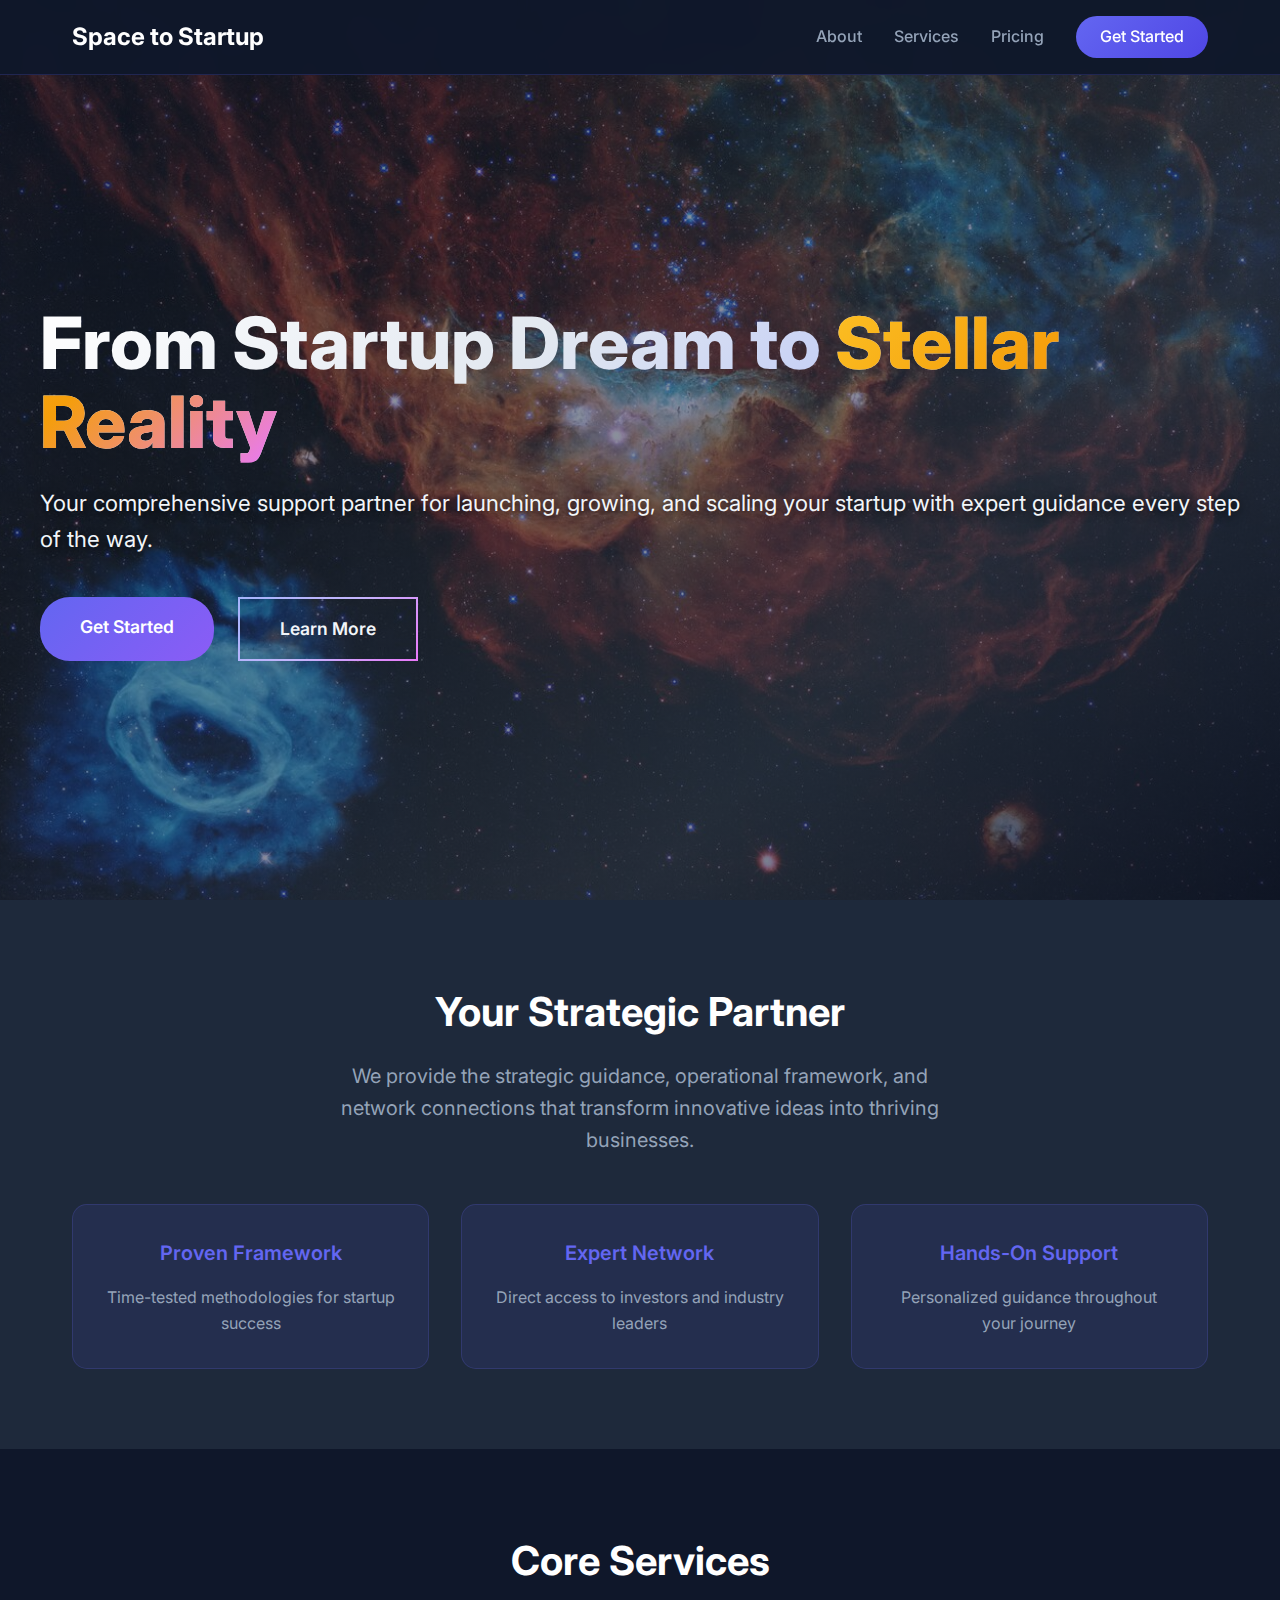
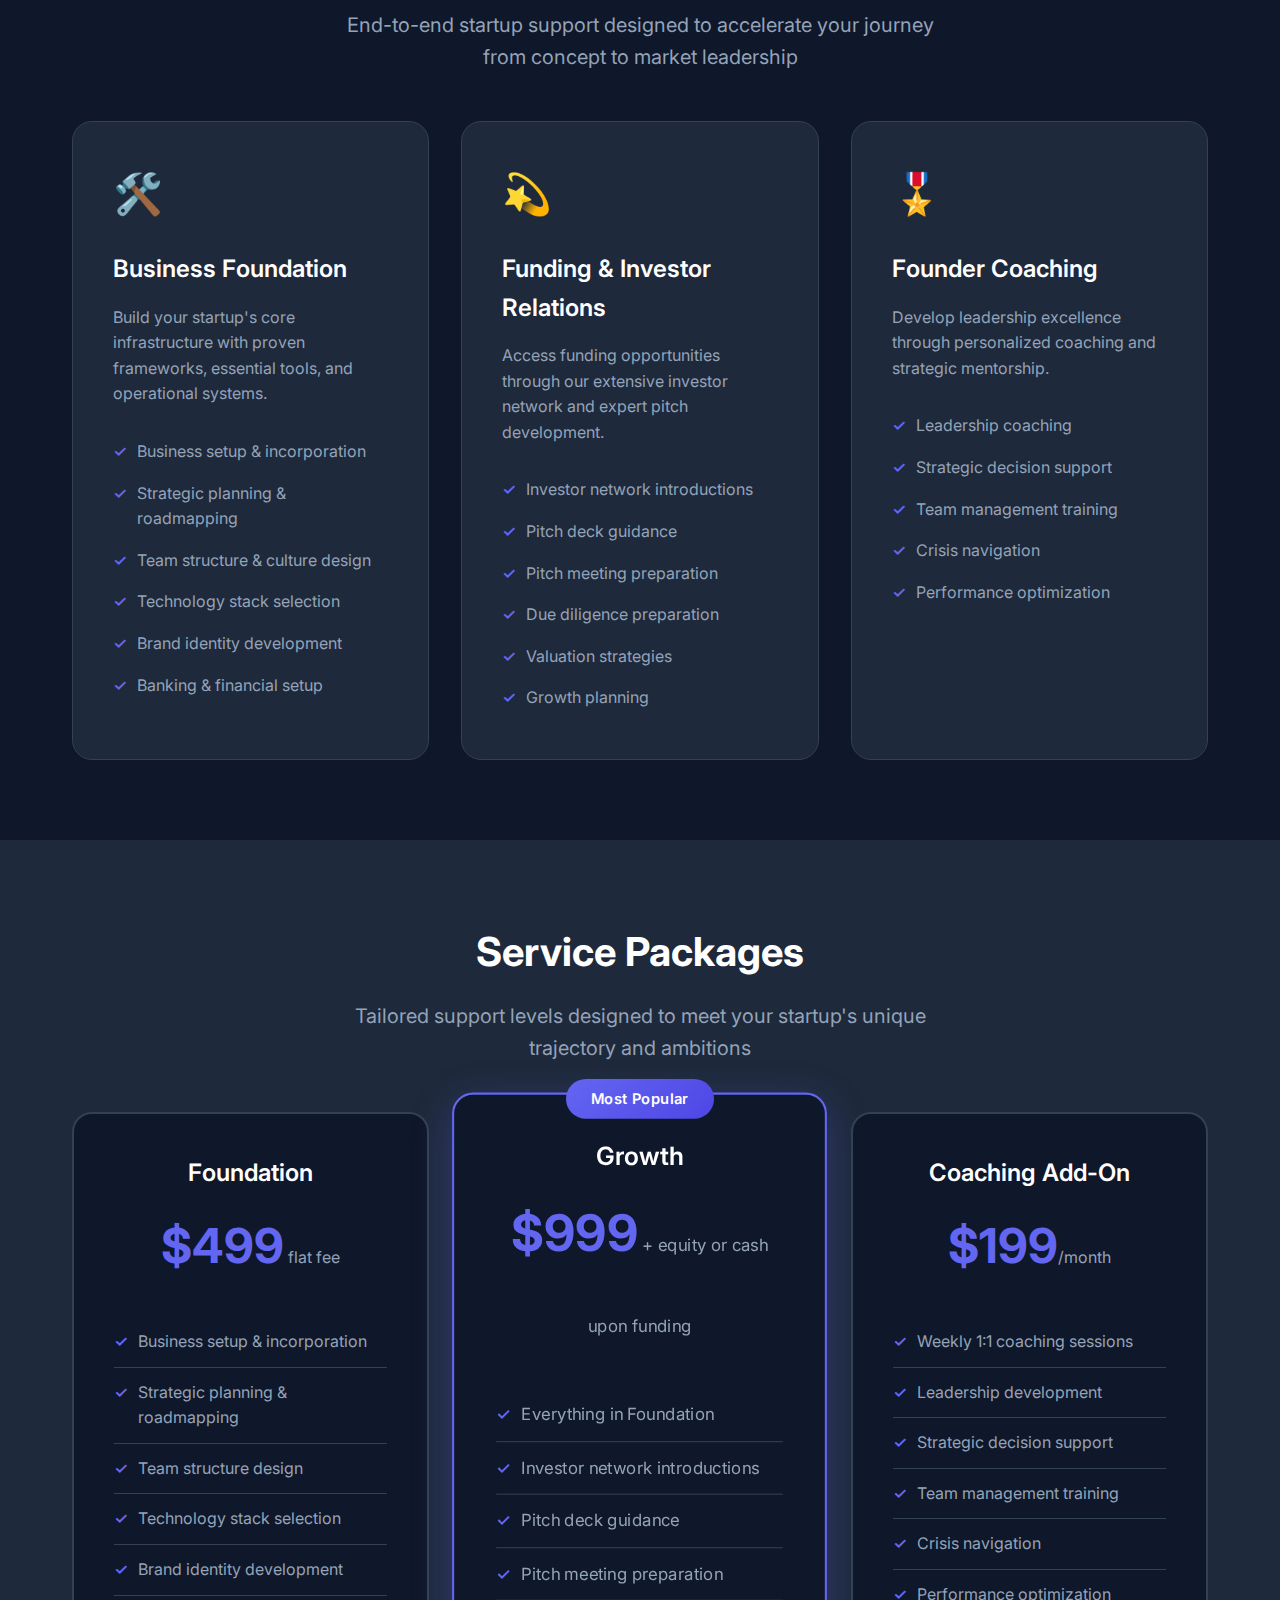
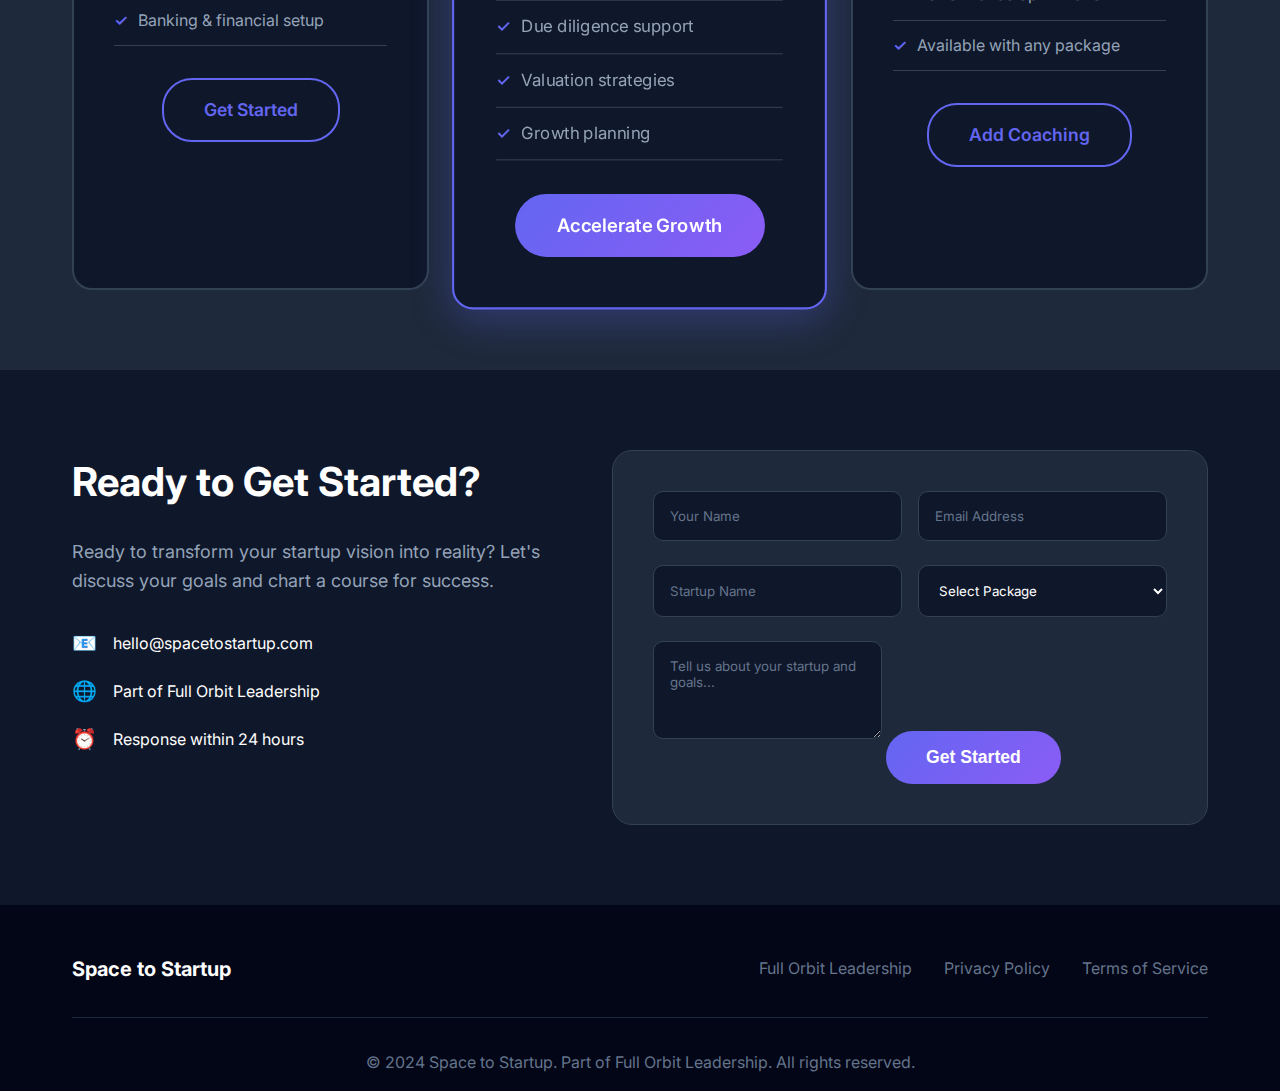
<file: version3.html>
<!DOCTYPE html>
<html lang="en">
<head>
    <meta charset="UTF-8">
    <meta name="viewport" content="width=device-width, initial-scale=1.0">
    <title>Space to Startup - Launch Your Business Journey</title>
    <link rel="stylesheet" href="css/version3-gradient.css">
    <link href="https://fonts.googleapis.com/css2?family=Inter:wght@300;400;500;600;700;800&display=swap" rel="stylesheet">
</head>
<body>
    <nav class="navbar">
        <div class="nav-container">
            <div class="nav-brand">
                <span class="brand-text">Space to Startup</span>
            </div>
            <div class="nav-links">
                <a href="#mission">About</a>
                <a href="#services">Services</a>
                <a href="#packages">Pricing</a>
                <a href="#contact" class="nav-cta">Get Started</a>
            </div>
        </div>
    </nav>

    <header class="hero">
        <div class="hero-content">
            <div class="hero-text">
                <h1>From Startup Dream to <span class="highlight">Stellar Reality</span></h1>
                <p class="hero-subtitle">Your comprehensive support partner for launching, growing, and scaling your startup with expert guidance every step of the way.</p>
                <div class="hero-buttons">
                    <a href="#services" class="btn btn-primary">Get Started</a>
                    <a href="#mission" class="btn btn-secondary">Learn More</a>
                </div>
            </div>
        </div>
    </header>

    <section id="mission" class="about">
        <div class="container">
            <h2>Your Strategic Partner</h2>
            <p class="section-subtitle">We provide the strategic guidance, operational framework, and network connections that transform innovative ideas into thriving businesses.</p>
            
            <div class="value-props">
                <div class="value-card">
                    <h3>Proven Framework</h3>
                    <p>Time-tested methodologies for startup success</p>
                </div>
                <div class="value-card">
                    <h3>Expert Network</h3>
                    <p>Direct access to investors and industry leaders</p>
                </div>
                <div class="value-card">
                    <h3>Hands-On Support</h3>
                    <p>Personalized guidance throughout your journey</p>
                </div>
            </div>
        </div>
    </section>

    <section id="services" class="offerings">
        <div class="container">
            <h2>Core Services</h2>
            <p class="section-subtitle">End-to-end startup support designed to accelerate your journey from concept to market leadership</p>
            
            <div class="services-grid">
                <div class="service-card">
                    <div class="service-icon">🛠️</div>
                    <h3>Business Foundation</h3>
                    <p>Build your startup's core infrastructure with proven frameworks, essential tools, and operational systems.</p>
                    <ul class="service-features">
                        <li>Business setup & incorporation</li>
                        <li>Strategic planning & roadmapping</li>
                        <li>Team structure & culture design</li>
                        <li>Technology stack selection</li>
                        <li>Brand identity development</li>
                        <li>Banking & financial setup</li>
                    </ul>
                </div>
                
                <div class="service-card">
                    <div class="service-icon">💫</div>
                    <h3>Funding & Investor Relations</h3>
                    <p>Access funding opportunities through our extensive investor network and expert pitch development.</p>
                    <ul class="service-features">
                        <li>Investor network introductions</li>
                        <li>Pitch deck guidance</li>
                        <li>Pitch meeting preparation</li>
                        <li>Due diligence preparation</li>
                        <li>Valuation strategies</li>
                        <li>Growth planning</li>
                    </ul>
                </div>
                
                <div class="service-card">
                    <div class="service-icon">🎖️</div>
                    <h3>Founder Coaching</h3>
                    <p>Develop leadership excellence through personalized coaching and strategic mentorship.</p>
                    <ul class="service-features">
                        <li>Leadership coaching</li>
                        <li>Strategic decision support</li>
                        <li>Team management training</li>
                        <li>Crisis navigation</li>
                        <li>Performance optimization</li>
                    </ul>
                </div>
            </div>
        </div>
    </section>

    <section id="packages" class="pricing">
        <div class="container">
            <h2>Service Packages</h2>
            <p class="section-subtitle">Tailored support levels designed to meet your startup's unique trajectory and ambitions</p>
            
            <div class="pricing-grid">
                <div class="pricing-card">
                    <div class="pricing-header">
                        <h3>Foundation</h3>
                        <div class="price">$499<span> flat fee</span></div>
                    </div>
                    <div class="pricing-features">
                        <ul>
                            <li>Business setup & incorporation</li>
                            <li>Strategic planning & roadmapping</li>
                            <li>Team structure design</li>
                            <li>Technology stack selection</li>
                            <li>Brand identity development</li>
                            <li>Banking & financial setup</li>
                        </ul>
                    </div>
                    <a href="#contact" class="btn btn-outline">Get Started</a>
                </div>
                
                <div class="pricing-card featured">
                    <div class="pricing-badge">Most Popular</div>
                    <div class="pricing-header">
                        <h3>Growth</h3>
                        <div class="price">$999<span> + equity or cash upon funding</span></div>
                    </div>
                    <div class="pricing-features">
                        <ul>
                            <li>Everything in Foundation</li>
                            <li>Investor network introductions</li>
                            <li>Pitch deck guidance</li>
                            <li>Pitch meeting preparation</li>
                            <li>Due diligence support</li>
                            <li>Valuation strategies</li>
                            <li>Growth planning</li>
                        </ul>
                    </div>
                    <a href="#contact" class="btn btn-primary">Accelerate Growth</a>
                </div>
                
                <div class="pricing-card">
                    <div class="pricing-header">
                        <h3>Coaching Add-On</h3>
                        <div class="price">$199<span>/month</span></div>
                    </div>
                    <div class="pricing-features">
                        <ul>
                            <li>Weekly 1:1 coaching sessions</li>
                            <li>Leadership development</li>
                            <li>Strategic decision support</li>
                            <li>Team management training</li>
                            <li>Crisis navigation</li>
                            <li>Performance optimization</li>
                            <li>Available with any package</li>
                        </ul>
                    </div>
                    <a href="#contact" class="btn btn-outline">Add Coaching</a>
                </div>
            </div>
        </div>
    </section>

    <section id="contact" class="contact">
        <div class="container">
            <div class="contact-content">
                <div class="contact-info">
                    <h2>Ready to Get Started?</h2>
                    <p>Ready to transform your startup vision into reality? Let's discuss your goals and chart a course for success.</p>
                    <div class="contact-details">
                        <div class="contact-item">
                            <span class="contact-icon">📧</span>
                            <span>hello@spacetostartup.com</span>
                        </div>
                        <div class="contact-item">
                            <span class="contact-icon">🌐</span>
                            <span>Part of Full Orbit Leadership</span>
                        </div>
                        <div class="contact-item">
                            <span class="contact-icon">⏰</span>
                            <span>Response within 24 hours</span>
                        </div>
                    </div>
                </div>
                
                <form class="contact-form">
                    <div class="form-row">
                        <input type="text" placeholder="Your Name" required>
                        <input type="email" placeholder="Email Address" required>
                    </div>
                    <div class="form-row">
                        <input type="text" placeholder="Startup Name">
                        <select required>
                            <option value="">Select Package</option>
                            <option value="foundation">Foundation Package</option>
                            <option value="growth">Growth Package</option>
                            <option value="coaching">Coaching Add-On</option>
                            <option value="custom">Custom Solution</option>
                        </select>
                    </div>
                    <textarea placeholder="Tell us about your startup and goals..." rows="4" required></textarea>
                    <button type="submit" class="btn btn-primary">Get Started</button>
                </form>
            </div>
        </div>
    </section>

    <footer class="footer">
        <div class="container">
            <div class="footer-content">
                <div class="footer-brand">
                    <span class="brand-text">Space to Startup</span>
                </div>
                <div class="footer-links">
                    <a href="https://www.fullorbitleadership.com">Full Orbit Leadership</a>
                    <a href="#privacy">Privacy Policy</a>
                    <a href="#terms">Terms of Service</a>
                </div>
            </div>
            <div class="footer-bottom">
                <p>&copy; 2024 Space to Startup. Part of Full Orbit Leadership. All rights reserved.</p>
            </div>
        </div>
    </footer>
</body>
</html>
</file>
<file: css/version2-card.css>
/* VERSION 2: Semi-transparent Card Background */
* {
    margin: 0;
    padding: 0;
    box-sizing: border-box;
}

body {
    font-family: 'Inter', sans-serif;
    line-height: 1.6;
    color: #e2e8f0;
    background: #0f172a url('../images/background.jpg') center center / cover no-repeat fixed;
    min-height: 100vh;
}

.container {
    max-width: 1200px;
    margin: 0 auto;
    padding: 0 2rem;
}

/* Navigation */
.navbar {
    position: fixed;
    top: 0;
    width: 100%;
    background: rgba(15, 23, 42, 0.95);
    backdrop-filter: blur(10px);
    z-index: 1000;
    padding: 1rem 0;
    border-bottom: 1px solid rgba(99, 102, 241, 0.2);
}

.nav-container {
    display: flex;
    justify-content: space-between;
    align-items: center;
    max-width: 1200px;
    margin: 0 auto;
    padding: 0 2rem;
}

.nav-brand {
    display: flex;
    align-items: center;
    font-weight: 700;
    font-size: 1.5rem;
    color: white;
}

.nav-links {
    display: flex;
    gap: 2rem;
    align-items: center;
}

.nav-links a {
    color: #94a3b8;
    text-decoration: none;
    font-weight: 500;
    transition: color 0.3s ease;
}

.nav-links a:hover {
    color: #6366f1;
}

.nav-cta {
    background: linear-gradient(135deg, #6366f1, #4f46e5);
    padding: 0.5rem 1.5rem;
    border-radius: 25px;
    color: white !important;
    transition: transform 0.3s ease;
}

.nav-cta:hover {
    transform: translateY(-2px);
    color: white !important;
}

/* Hero Section - VERSION 2: CARD BACKGROUND */
.hero {
    padding: 8rem 2rem 4rem;
    color: white;
    min-height: 100vh;
    display: flex;
    align-items: center;
}

.hero-content {
    max-width: 1200px;
    margin: 0 auto;
    text-align: left;
}

.hero-text {
    background: rgba(15, 23, 42, 0.85);
    backdrop-filter: blur(20px);
    padding: 3.5rem;
    border-radius: 25px;
    border: 1px solid rgba(99, 102, 241, 0.3);
    box-shadow: 
        0 20px 60px rgba(0, 0, 0, 0.5),
        0 0 40px rgba(99, 102, 241, 0.2);
    max-width: 700px;
}

.hero-text h1 {
    font-size: 4rem;
    font-weight: 700;
    margin-bottom: 1.5rem;
    line-height: 1.1;
}

.highlight {
    color: #a5b4fc;
}

.hero-subtitle {
    font-size: 1.4rem;
    margin-bottom: 2.5rem;
    color: rgba(255, 255, 255, 0.9);
    line-height: 1.6;
}

.hero-buttons {
    display: flex;
    gap: 1.5rem;
}

/* Buttons */
.btn {
    padding: 1rem 2.5rem;
    border-radius: 30px;
    text-decoration: none;
    font-weight: 600;
    transition: all 0.3s ease;
    border: none;
    cursor: pointer;
    display: inline-block;
    text-align: center;
    font-size: 1.1rem;
}

.btn-primary {
    background: linear-gradient(135deg, #6366f1, #4f46e5);
    color: white;
}

.btn-primary:hover {
    transform: translateY(-3px);
    box-shadow: 0 10px 30px rgba(99, 102, 241, 0.4);
}

.btn-secondary {
    background: transparent;
    color: white;
    border: 2px solid rgba(255, 255, 255, 0.3);
}

.btn-secondary:hover {
    background: rgba(255, 255, 255, 0.1);
    border-color: rgba(255, 255, 255, 0.5);
}

.btn-outline {
    background: transparent;
    color: #6366f1;
    border: 2px solid #6366f1;
}

.btn-outline:hover {
    background: #6366f1;
    color: white;
}

/* Rest of styles remain the same */
section {
    padding: 5rem 0;
}

.about {
    background: #1e293b;
    color: white;
}

.about h2 {
    text-align: center;
    font-size: 2.5rem;
    margin-bottom: 1rem;
    font-weight: 700;
}

.section-subtitle {
    text-align: center;
    font-size: 1.25rem;
    margin-bottom: 3rem;
    color: #94a3b8;
    max-width: 600px;
    margin-left: auto;
    margin-right: auto;
}

.value-props {
    display: grid;
    grid-template-columns: repeat(auto-fit, minmax(250px, 1fr));
    gap: 2rem;
    margin-top: 3rem;
}

.value-card {
    text-align: center;
    padding: 2rem;
    background: rgba(99, 102, 241, 0.1);
    border-radius: 15px;
    border: 1px solid rgba(99, 102, 241, 0.2);
    transition: transform 0.3s ease;
}

.value-card:hover {
    transform: translateY(-5px);
}

.value-card h3 {
    font-size: 1.25rem;
    font-weight: 600;
    color: #6366f1;
    margin-bottom: 1rem;
}

.value-card p {
    color: #94a3b8;
    line-height: 1.6;
}

/* Services */
.offerings {
    background: #0f172a;
    color: white;
}

.offerings h2 {
    text-align: center;
    font-size: 2.5rem;
    margin-bottom: 1rem;
    font-weight: 700;
}

.services-grid {
    display: grid;
    grid-template-columns: repeat(auto-fit, minmax(300px, 1fr));
    gap: 2rem;
    margin-top: 3rem;
}

.service-card {
    background: #1e293b;
    padding: 2.5rem;
    border-radius: 20px;
    border: 1px solid #334155;
    transition: transform 0.3s ease, border-color 0.3s ease;
}

.service-card:hover {
    transform: translateY(-5px);
    border-color: #6366f1;
}

.service-icon-inline {
    color: #6366f1;
    margin-right: 0.75rem;
    font-size: 1.4rem;
}

.service-card h3 {
    font-size: 1.5rem;
    margin-bottom: 1rem;
    font-weight: 600;
    color: white;
}

.service-card p {
    margin-bottom: 1.5rem;
    color: #94a3b8;
    line-height: 1.6;
}

.service-features {
    list-style: none;
}

.service-features li {
    padding: 0.5rem 0;
    color: #94a3b8;
    position: relative;
    padding-left: 1.5rem;
}

.service-features li:before {
    content: "✓";
    position: absolute;
    left: 0;
    color: #6366f1;
    font-weight: 600;
}

/* Pricing */
.pricing {
    background: #1e293b;
    color: white;
}

.pricing h2 {
    text-align: center;
    font-size: 2.5rem;
    margin-bottom: 1rem;
    font-weight: 700;
}

.pricing-grid {
    display: grid;
    grid-template-columns: repeat(auto-fit, minmax(320px, 1fr));
    gap: 2rem;
    margin-top: 3rem;
}

.pricing-card {
    background: #0f172a;
    border: 2px solid #334155;
    border-radius: 20px;
    padding: 2.5rem;
    text-align: center;
    position: relative;
    transition: transform 0.3s ease, border-color 0.3s ease;
}

.pricing-card:hover {
    transform: translateY(-5px);
    border-color: #6366f1;
}

.pricing-card.featured {
    border-color: #6366f1;
    transform: scale(1.05);
    box-shadow: 0 10px 40px rgba(99, 102, 241, 0.3);
}

.pricing-badge {
    position: absolute;
    top: -15px;
    left: 50%;
    transform: translateX(-50%);
    background: linear-gradient(135deg, #6366f1, #4f46e5);
    color: white;
    padding: 0.5rem 1.5rem;
    border-radius: 20px;
    font-size: 0.875rem;
    font-weight: 600;
}

.pricing-header h3 {
    font-size: 1.5rem;
    margin-bottom: 1rem;
    font-weight: 600;
}

.price {
    font-size: 3rem;
    font-weight: 700;
    color: #6366f1;
    margin-bottom: 2rem;
}

.price span {
    font-size: 1rem;
    color: #94a3b8;
    font-weight: 400;
}

.price-small {
    font-size: 1rem;
    color: #94a3b8;
    font-weight: 400;
    white-space: nowrap;
}

.pricing-features ul {
    list-style: none;
    margin-bottom: 2rem;
    text-align: left;
}

.pricing-features li {
    padding: 0.75rem 0;
    color: #94a3b8;
    position: relative;
    padding-left: 1.5rem;
    border-bottom: 1px solid #334155;
}

.pricing-features li:before {
    content: "✓";
    position: absolute;
    left: 0;
    color: #6366f1;
    font-weight: 600;
}

/* Contact */
.contact {
    background: #0f172a;
    color: white;
}

.contact-content {
    display: grid;
    grid-template-columns: 1fr 1fr;
    gap: 4rem;
    align-items: start;
}

.contact-info h2 {
    font-size: 2.5rem;
    margin-bottom: 1.5rem;
    font-weight: 700;
}

.contact-info p {
    font-size: 1.125rem;
    margin-bottom: 2rem;
    color: #94a3b8;
}

.contact-details {
    display: flex;
    flex-direction: column;
    gap: 1rem;
}

.contact-item {
    display: flex;
    align-items: center;
    gap: 1rem;
}

.contact-icon {
    font-size: 1.25rem;
}

.contact-form {
    background: #1e293b;
    padding: 2.5rem;
    border-radius: 20px;
    border: 1px solid #334155;
}

.form-row {
    display: grid;
    grid-template-columns: 1fr 1fr;
    gap: 1rem;
    margin-bottom: 1.5rem;
}

.contact-form input,
.contact-form select,
.contact-form textarea {
    padding: 1rem;
    border: 1px solid #334155;
    border-radius: 10px;
    background: #0f172a;
    color: white;
    font-family: inherit;
}

.contact-form input::placeholder,
.contact-form textarea::placeholder {
    color: #64748b;
}

.contact-form textarea {
    grid-column: 1 / -1;
    resize: vertical;
    margin-bottom: 1.5rem;
}

.contact-form .full-width {
    width: 100%;
    grid-column: 1 / -1;
}

.button-container {
    grid-column: 1 / -1;
    text-align: center;
    margin-top: 0.5rem;
}

.contact-form .btn {
    width: fit-content;
    min-width: 180px;
}

/* Footer */
.footer {
    background: #020617;
    color: white;
    padding: 3rem 0 1rem;
}

/* Full Orbit Leadership links styling */
.contact-item a,
.footer-bottom a {
    color: #7dd3fc;
    text-decoration: none;
    transition: color 0.3s ease;
}

.contact-item a:hover,
.footer-bottom a:hover {
    color: #38bdf8;
}

.footer-content {
    display: flex;
    justify-content: space-between;
    align-items: center;
    margin-bottom: 2rem;
}

.footer-brand {
    display: flex;
    align-items: center;
    font-weight: 700;
    font-size: 1.25rem;
}

.footer-links {
    display: flex;
    gap: 2rem;
}

.footer-links a {
    color: #64748b;
    text-decoration: none;
    transition: color 0.3s ease;
}

.footer-links a:hover {
    color: #6366f1;
}

.footer-bottom {
    text-align: center;
    padding-top: 2rem;
    border-top: 1px solid #1e293b;
    color: #64748b;
}

/* Responsive Design */
@media (max-width: 768px) {
    .hero-text {
        padding: 2.5rem;
        margin: 1rem;
    }
    
    .hero-text h1 {
        font-size: 2.8rem;
    }
    
    .contact-content {
        grid-template-columns: 1fr;
    }
    
    .form-row {
        grid-template-columns: 1fr;
    }
    
    .hero-buttons {
        flex-direction: column;
        align-items: flex-start;
    }
    
    .nav-links {
        display: none;
    }
    
    .footer-content {
        flex-direction: column;
        gap: 2rem;
        text-align: center;
    }
}
</file>
<file: css/styles.css>
* {
    margin: 0;
    padding: 0;
    box-sizing: border-box;
}

body {
    font-family: 'Inter', sans-serif;
    line-height: 1.6;
    color: #333;
    background: linear-gradient(135deg, #1e1b4b 0%, #312e81 25%, #4c1d95 50%, #581c87 75%, #3730a3 100%);
    min-height: 100vh;
}

.container {
    max-width: 1200px;
    margin: 0 auto;
    padding: 0 2rem;
}

/* Navigation */
.navbar {
    position: fixed;
    top: 0;
    width: 100%;
    background: rgba(30, 27, 75, 0.95);
    backdrop-filter: blur(10px);
    z-index: 1000;
    padding: 1rem 0;
    border-bottom: 1px solid rgba(255, 255, 255, 0.1);
}

.nav-container {
    display: flex;
    justify-content: space-between;
    align-items: center;
    max-width: 1200px;
    margin: 0 auto;
    padding: 0 2rem;
}

.nav-brand {
    display: flex;
    align-items: center;
    font-weight: 700;
    font-size: 1.5rem;
    color: white;
}

.logo {
    font-size: 1.8rem;
    margin-right: 0.5rem;
}

.nav-links {
    display: flex;
    gap: 2rem;
    align-items: center;
}

.nav-links a {
    color: rgba(255, 255, 255, 0.8);
    text-decoration: none;
    font-weight: 500;
    transition: color 0.3s ease;
}

.nav-links a:hover {
    color: #a5b4fc;
}

.nav-cta {
    background: linear-gradient(135deg, #6366f1, #8b5cf6);
    padding: 0.5rem 1.5rem;
    border-radius: 25px;
    color: white !important;
    transition: transform 0.3s ease;
}

.nav-cta:hover {
    transform: translateY(-2px);
    color: white !important;
}

/* Hero Section */
.hero {
    padding: 8rem 2rem 4rem;
    color: white;
    min-height: 100vh;
    display: flex;
    align-items: center;
}

.hero-content {
    display: grid;
    grid-template-columns: 1fr 1fr;
    gap: 4rem;
    align-items: center;
    max-width: 1200px;
    margin: 0 auto;
}

.hero-text h1 {
    font-size: 3.5rem;
    font-weight: 700;
    margin-bottom: 1.5rem;
    line-height: 1.2;
}

.highlight {
    background: linear-gradient(135deg, #a5b4fc, #c4b5fd);
    -webkit-background-clip: text;
    -webkit-text-fill-color: transparent;
    background-clip: text;
}

.hero-subtitle {
    font-size: 1.25rem;
    margin-bottom: 2rem;
    color: rgba(255, 255, 255, 0.9);
    line-height: 1.6;
}

.hero-buttons {
    display: flex;
    gap: 1rem;
}

/* Buttons */
.btn {
    padding: 0.875rem 2rem;
    border-radius: 30px;
    text-decoration: none;
    font-weight: 600;
    transition: all 0.3s ease;
    border: none;
    cursor: pointer;
    display: inline-block;
    text-align: center;
}

.btn-primary {
    background: linear-gradient(135deg, #6366f1, #8b5cf6);
    color: white;
}

.btn-primary:hover {
    transform: translateY(-2px);
    box-shadow: 0 10px 25px rgba(99, 102, 241, 0.3);
}

.btn-secondary {
    background: transparent;
    color: white;
    border: 2px solid rgba(255, 255, 255, 0.3);
}

.btn-secondary:hover {
    background: rgba(255, 255, 255, 0.1);
    border-color: rgba(255, 255, 255, 0.5);
}

.btn-outline {
    background: transparent;
    color: #6366f1;
    border: 2px solid #6366f1;
}

.btn-outline:hover {
    background: #6366f1;
    color: white;
}

/* Hero Animation */
.hero-visual {
    display: flex;
    justify-content: center;
    align-items: center;
}

.orbit-animation {
    position: relative;
    width: 300px;
    height: 300px;
}

.planet {
    width: 120px;
    height: 120px;
    background: linear-gradient(135deg, #6366f1, #8b5cf6);
    border-radius: 50%;
    position: absolute;
    top: 50%;
    left: 50%;
    transform: translate(-50%, -50%);
    box-shadow: 0 0 30px rgba(99, 102, 241, 0.5);
}

.satellite {
    width: 20px;
    height: 20px;
    background: white;
    border-radius: 50%;
    position: absolute;
    top: 50%;
    left: 50%;
    animation: orbit 10s linear infinite;
    transform-origin: 0 0;
}

@keyframes orbit {
    from {
        transform: translate(-50%, -50%) rotate(0deg) translateX(150px) rotate(0deg);
    }
    to {
        transform: translate(-50%, -50%) rotate(360deg) translateX(150px) rotate(-360deg);
    }
}

/* Sections */
section {
    padding: 5rem 0;
}

.about {
    background: white;
    color: #1e1b4b;
}

.about h2 {
    text-align: center;
    font-size: 2.5rem;
    margin-bottom: 1rem;
    font-weight: 700;
}

.section-subtitle {
    text-align: center;
    font-size: 1.25rem;
    margin-bottom: 3rem;
    color: #64748b;
    max-width: 600px;
    margin-left: auto;
    margin-right: auto;
}

.stats-grid {
    display: grid;
    grid-template-columns: repeat(auto-fit, minmax(200px, 1fr));
    gap: 2rem;
    margin-top: 3rem;
}

.stat-card {
    text-align: center;
    padding: 2rem;
}

.stat-number {
    font-size: 3rem;
    font-weight: 700;
    color: #6366f1;
    margin-bottom: 0.5rem;
}

.stat-label {
    font-size: 1.125rem;
    color: #64748b;
    font-weight: 500;
}

/* Services */
.offerings {
    background: linear-gradient(135deg, #f8fafc 0%, #e2e8f0 100%);
    color: #1e1b4b;
}

.offerings h2 {
    text-align: center;
    font-size: 2.5rem;
    margin-bottom: 1rem;
    font-weight: 700;
}

.services-grid {
    display: grid;
    grid-template-columns: repeat(auto-fit, minmax(300px, 1fr));
    gap: 2rem;
    margin-top: 3rem;
}

.service-card {
    background: white;
    padding: 2.5rem;
    border-radius: 20px;
    box-shadow: 0 4px 20px rgba(0, 0, 0, 0.08);
    transition: transform 0.3s ease, box-shadow 0.3s ease;
    border: 1px solid rgba(99, 102, 241, 0.1);
}

.service-card:hover {
    transform: translateY(-5px);
    box-shadow: 0 10px 40px rgba(99, 102, 241, 0.15);
}

.service-icon {
    font-size: 2.5rem;
    margin-bottom: 1.5rem;
}

.service-card h3 {
    font-size: 1.5rem;
    margin-bottom: 1rem;
    font-weight: 600;
    color: #1e1b4b;
}

.service-card p {
    margin-bottom: 1.5rem;
    color: #64748b;
    line-height: 1.6;
}

.service-features {
    list-style: none;
}

.service-features li {
    padding: 0.5rem 0;
    color: #64748b;
    position: relative;
    padding-left: 1.5rem;
}

.service-features li:before {
    content: "✓";
    position: absolute;
    left: 0;
    color: #6366f1;
    font-weight: 600;
}

/* Pricing */
.pricing {
    background: white;
    color: #1e1b4b;
}

.pricing h2 {
    text-align: center;
    font-size: 2.5rem;
    margin-bottom: 1rem;
    font-weight: 700;
}

.pricing-grid {
    display: grid;
    grid-template-columns: repeat(auto-fit, minmax(320px, 1fr));
    gap: 2rem;
    margin-top: 3rem;
}

.pricing-card {
    background: white;
    border: 2px solid #e2e8f0;
    border-radius: 20px;
    padding: 2.5rem;
    text-align: center;
    position: relative;
    transition: transform 0.3s ease, box-shadow 0.3s ease;
}

.pricing-card:hover {
    transform: translateY(-5px);
    box-shadow: 0 10px 40px rgba(0, 0, 0, 0.1);
}

.pricing-card.featured {
    border-color: #6366f1;
    transform: scale(1.05);
    box-shadow: 0 10px 40px rgba(99, 102, 241, 0.2);
}

.pricing-badge {
    position: absolute;
    top: -15px;
    left: 50%;
    transform: translateX(-50%);
    background: linear-gradient(135deg, #6366f1, #8b5cf6);
    color: white;
    padding: 0.5rem 1.5rem;
    border-radius: 20px;
    font-size: 0.875rem;
    font-weight: 600;
}

.pricing-header h3 {
    font-size: 1.5rem;
    margin-bottom: 1rem;
    font-weight: 600;
}

.price {
    font-size: 3rem;
    font-weight: 700;
    color: #6366f1;
    margin-bottom: 2rem;
}

.price span {
    font-size: 1rem;
    color: #64748b;
    font-weight: 400;
}

.pricing-features ul {
    list-style: none;
    margin-bottom: 2rem;
    text-align: left;
}

.pricing-features li {
    padding: 0.75rem 0;
    color: #64748b;
    position: relative;
    padding-left: 1.5rem;
    border-bottom: 1px solid #f1f5f9;
}

.pricing-features li:before {
    content: "✓";
    position: absolute;
    left: 0;
    color: #6366f1;
    font-weight: 600;
}

/* Contact */
.contact {
    background: linear-gradient(135deg, #1e1b4b 0%, #312e81 50%, #4c1d95 100%);
    color: white;
}

.contact-content {
    display: grid;
    grid-template-columns: 1fr 1fr;
    gap: 4rem;
    align-items: start;
}

.contact-info h2 {
    font-size: 2.5rem;
    margin-bottom: 1.5rem;
    font-weight: 700;
}

.contact-info p {
    font-size: 1.125rem;
    margin-bottom: 2rem;
    color: rgba(255, 255, 255, 0.9);
}

.contact-details {
    display: flex;
    flex-direction: column;
    gap: 1rem;
}

.contact-item {
    display: flex;
    align-items: center;
    gap: 1rem;
}

.contact-icon {
    font-size: 1.25rem;
}

.contact-form {
    background: rgba(255, 255, 255, 0.1);
    padding: 2.5rem;
    border-radius: 20px;
    backdrop-filter: blur(10px);
    border: 1px solid rgba(255, 255, 255, 0.2);
}

.form-row {
    display: grid;
    grid-template-columns: 1fr 1fr;
    gap: 1rem;
    margin-bottom: 1.5rem;
}

.contact-form input,
.contact-form select,
.contact-form textarea {
    padding: 1rem;
    border: 1px solid rgba(255, 255, 255, 0.3);
    border-radius: 10px;
    background: rgba(255, 255, 255, 0.1);
    color: white;
    font-family: inherit;
}

.contact-form input::placeholder,
.contact-form textarea::placeholder {
    color: rgba(255, 255, 255, 0.7);
}

.contact-form textarea {
    grid-column: 1 / -1;
    resize: vertical;
    margin-bottom: 1.5rem;
}

/* Footer */
.footer {
    background: #0f172a;
    color: white;
    padding: 3rem 0 1rem;
}

.footer-content {
    display: flex;
    justify-content: space-between;
    align-items: center;
    margin-bottom: 2rem;
}

.footer-brand {
    display: flex;
    align-items: center;
    font-weight: 700;
    font-size: 1.25rem;
}

.footer-links {
    display: flex;
    gap: 2rem;
}

.footer-links a {
    color: rgba(255, 255, 255, 0.7);
    text-decoration: none;
    transition: color 0.3s ease;
}

.footer-links a:hover {
    color: #a5b4fc;
}

.footer-bottom {
    text-align: center;
    padding-top: 2rem;
    border-top: 1px solid rgba(255, 255, 255, 0.1);
    color: rgba(255, 255, 255, 0.7);
}

/* Responsive Design */
@media (max-width: 768px) {
    .hero-content {
        grid-template-columns: 1fr;
        text-align: center;
    }
    
    .hero-text h1 {
        font-size: 2.5rem;
    }
    
    .contact-content {
        grid-template-columns: 1fr;
    }
    
    .form-row {
        grid-template-columns: 1fr;
    }
    
    .hero-buttons {
        flex-direction: column;
        align-items: center;
    }
    
    .nav-links {
        display: none;
    }
    
    .footer-content {
        flex-direction: column;
        gap: 2rem;
        text-align: center;
    }
    
    .orbit-animation {
        width: 200px;
        height: 200px;
    }
    
    .planet {
        width: 80px;
        height: 80px;
    }
}
</file>
<file: css/version1-glow.css>
/* VERSION 1: Text Glow + Larger Text */
* {
    margin: 0;
    padding: 0;
    box-sizing: border-box;
}

body {
    font-family: 'Inter', sans-serif;
    line-height: 1.6;
    color: #e2e8f0;
    background: #0f172a url('../images/background.jpg') center center / cover no-repeat fixed;
    min-height: 100vh;
}

.container {
    max-width: 1200px;
    margin: 0 auto;
    padding: 0 2rem;
}

/* Navigation */
.navbar {
    position: fixed;
    top: 0;
    width: 100%;
    background: rgba(15, 23, 42, 0.95);
    backdrop-filter: blur(10px);
    z-index: 1000;
    padding: 1rem 0;
    border-bottom: 1px solid rgba(99, 102, 241, 0.2);
}

.nav-container {
    display: flex;
    justify-content: space-between;
    align-items: center;
    max-width: 1200px;
    margin: 0 auto;
    padding: 0 2rem;
}

.nav-brand {
    display: flex;
    align-items: center;
    font-weight: 700;
    font-size: 1.5rem;
    color: white;
}

.nav-links {
    display: flex;
    gap: 2rem;
    align-items: center;
}

.nav-links a {
    color: #94a3b8;
    text-decoration: none;
    font-weight: 500;
    transition: color 0.3s ease;
}

.nav-links a:hover {
    color: #6366f1;
}

.nav-cta {
    background: linear-gradient(135deg, #6366f1, #4f46e5);
    padding: 0.5rem 1.5rem;
    border-radius: 25px;
    color: white !important;
    transition: transform 0.3s ease;
}

.nav-cta:hover {
    transform: translateY(-2px);
    color: white !important;
}

/* Hero Section - VERSION 1: GLOW EFFECT */
.hero {
    padding: 8rem 2rem 4rem;
    color: white;
    min-height: 100vh;
    display: flex;
    align-items: center;
    background: linear-gradient(135deg, rgba(15, 23, 42, 0.6) 0%, rgba(30, 41, 59, 0.5) 50%, rgba(51, 65, 85, 0.6) 100%);
}

.hero-content {
    max-width: 1200px;
    margin: 0 auto;
    text-align: left;
}

.hero-text h1 {
    font-size: 5rem;
    font-weight: 700;
    margin-bottom: 1.5rem;
    line-height: 1.1;
    text-shadow: 
        0 0 10px rgba(99, 102, 241, 0.8),
        0 0 20px rgba(99, 102, 241, 0.6),
        0 0 30px rgba(99, 102, 241, 0.4),
        0 0 40px rgba(99, 102, 241, 0.2);
}

.highlight {
    color: #a5b4fc;
    text-shadow: 
        0 0 15px rgba(165, 180, 252, 0.9),
        0 0 25px rgba(165, 180, 252, 0.7),
        0 0 35px rgba(165, 180, 252, 0.5);
}

.hero-subtitle {
    font-size: 1.5rem;
    margin-bottom: 2.5rem;
    color: #e2e8f0;
    line-height: 1.6;
    text-shadow: 0 0 10px rgba(0, 0, 0, 0.7);
}

.hero-buttons {
    display: flex;
    gap: 1.5rem;
}

/* Buttons */
.btn {
    padding: 1rem 2.5rem;
    border-radius: 30px;
    text-decoration: none;
    font-weight: 600;
    transition: all 0.3s ease;
    border: none;
    cursor: pointer;
    display: inline-block;
    text-align: center;
    font-size: 1.1rem;
}

.btn-primary {
    background: linear-gradient(135deg, #6366f1, #4f46e5);
    color: white;
    box-shadow: 0 0 20px rgba(99, 102, 241, 0.4);
}

.btn-primary:hover {
    transform: translateY(-3px);
    box-shadow: 0 10px 30px rgba(99, 102, 241, 0.6);
}

.btn-secondary {
    background: transparent;
    color: white;
    border: 2px solid #475569;
    box-shadow: 0 0 10px rgba(255, 255, 255, 0.2);
}

.btn-secondary:hover {
    background: #475569;
    border-color: #64748b;
    box-shadow: 0 0 20px rgba(255, 255, 255, 0.3);
}

.btn-outline {
    background: transparent;
    color: #6366f1;
    border: 2px solid #6366f1;
}

.btn-outline:hover {
    background: #6366f1;
    color: white;
}

/* Rest of styles remain the same */
section {
    padding: 5rem 0;
}

.about {
    background: #1e293b;
    color: white;
}

.about h2 {
    text-align: center;
    font-size: 2.5rem;
    margin-bottom: 1rem;
    font-weight: 700;
}

.section-subtitle {
    text-align: center;
    font-size: 1.25rem;
    margin-bottom: 3rem;
    color: #94a3b8;
    max-width: 600px;
    margin-left: auto;
    margin-right: auto;
}

.value-props {
    display: grid;
    grid-template-columns: repeat(auto-fit, minmax(250px, 1fr));
    gap: 2rem;
    margin-top: 3rem;
}

.value-card {
    text-align: center;
    padding: 2rem;
    background: rgba(99, 102, 241, 0.1);
    border-radius: 15px;
    border: 1px solid rgba(99, 102, 241, 0.2);
    transition: transform 0.3s ease;
}

.value-card:hover {
    transform: translateY(-5px);
}

.value-card h3 {
    font-size: 1.25rem;
    font-weight: 600;
    color: #6366f1;
    margin-bottom: 1rem;
}

.value-card p {
    color: #94a3b8;
    line-height: 1.6;
}

/* Services */
.offerings {
    background: #0f172a;
    color: white;
}

.offerings h2 {
    text-align: center;
    font-size: 2.5rem;
    margin-bottom: 1rem;
    font-weight: 700;
}

.services-grid {
    display: grid;
    grid-template-columns: repeat(auto-fit, minmax(300px, 1fr));
    gap: 2rem;
    margin-top: 3rem;
}

.service-card {
    background: #1e293b;
    padding: 2.5rem;
    border-radius: 20px;
    border: 1px solid #334155;
    transition: transform 0.3s ease, border-color 0.3s ease;
}

.service-card:hover {
    transform: translateY(-5px);
    border-color: #6366f1;
}

.service-icon {
    font-size: 2.5rem;
    margin-bottom: 1.5rem;
}

.service-card h3 {
    font-size: 1.5rem;
    margin-bottom: 1rem;
    font-weight: 600;
    color: white;
}

.service-card p {
    margin-bottom: 1.5rem;
    color: #94a3b8;
    line-height: 1.6;
}

.service-features {
    list-style: none;
}

.service-features li {
    padding: 0.5rem 0;
    color: #94a3b8;
    position: relative;
    padding-left: 1.5rem;
}

.service-features li:before {
    content: "✓";
    position: absolute;
    left: 0;
    color: #6366f1;
    font-weight: 600;
}

/* Pricing */
.pricing {
    background: #1e293b;
    color: white;
}

.pricing h2 {
    text-align: center;
    font-size: 2.5rem;
    margin-bottom: 1rem;
    font-weight: 700;
}

.pricing-grid {
    display: grid;
    grid-template-columns: repeat(auto-fit, minmax(320px, 1fr));
    gap: 2rem;
    margin-top: 3rem;
}

.pricing-card {
    background: #0f172a;
    border: 2px solid #334155;
    border-radius: 20px;
    padding: 2.5rem;
    text-align: center;
    position: relative;
    transition: transform 0.3s ease, border-color 0.3s ease;
}

.pricing-card:hover {
    transform: translateY(-5px);
    border-color: #6366f1;
}

.pricing-card.featured {
    border-color: #6366f1;
    transform: scale(1.05);
    box-shadow: 0 10px 40px rgba(99, 102, 241, 0.3);
}

.pricing-badge {
    position: absolute;
    top: -15px;
    left: 50%;
    transform: translateX(-50%);
    background: linear-gradient(135deg, #6366f1, #4f46e5);
    color: white;
    padding: 0.5rem 1.5rem;
    border-radius: 20px;
    font-size: 0.875rem;
    font-weight: 600;
}

.pricing-header h3 {
    font-size: 1.5rem;
    margin-bottom: 1rem;
    font-weight: 600;
}

.price {
    font-size: 3rem;
    font-weight: 700;
    color: #6366f1;
    margin-bottom: 2rem;
}

.price span {
    font-size: 1rem;
    color: #94a3b8;
    font-weight: 400;
}

.pricing-features ul {
    list-style: none;
    margin-bottom: 2rem;
    text-align: left;
}

.pricing-features li {
    padding: 0.75rem 0;
    color: #94a3b8;
    position: relative;
    padding-left: 1.5rem;
    border-bottom: 1px solid #334155;
}

.pricing-features li:before {
    content: "✓";
    position: absolute;
    left: 0;
    color: #6366f1;
    font-weight: 600;
}

/* Contact */
.contact {
    background: #0f172a;
    color: white;
}

.contact-content {
    display: grid;
    grid-template-columns: 1fr 1fr;
    gap: 4rem;
    align-items: start;
}

.contact-info h2 {
    font-size: 2.5rem;
    margin-bottom: 1.5rem;
    font-weight: 700;
}

.contact-info p {
    font-size: 1.125rem;
    margin-bottom: 2rem;
    color: #94a3b8;
}

.contact-details {
    display: flex;
    flex-direction: column;
    gap: 1rem;
}

.contact-item {
    display: flex;
    align-items: center;
    gap: 1rem;
}

.contact-icon {
    font-size: 1.25rem;
}

.contact-form {
    background: #1e293b;
    padding: 2.5rem;
    border-radius: 20px;
    border: 1px solid #334155;
}

.form-row {
    display: grid;
    grid-template-columns: 1fr 1fr;
    gap: 1rem;
    margin-bottom: 1.5rem;
}

.contact-form input,
.contact-form select,
.contact-form textarea {
    padding: 1rem;
    border: 1px solid #334155;
    border-radius: 10px;
    background: #0f172a;
    color: white;
    font-family: inherit;
}

.contact-form input::placeholder,
.contact-form textarea::placeholder {
    color: #64748b;
}

.contact-form textarea {
    grid-column: 1 / -1;
    resize: vertical;
    margin-bottom: 1.5rem;
}

/* Footer */
.footer {
    background: #020617;
    color: white;
    padding: 3rem 0 1rem;
}

.footer-content {
    display: flex;
    justify-content: space-between;
    align-items: center;
    margin-bottom: 2rem;
}

.footer-brand {
    display: flex;
    align-items: center;
    font-weight: 700;
    font-size: 1.25rem;
}

.footer-links {
    display: flex;
    gap: 2rem;
}

.footer-links a {
    color: #64748b;
    text-decoration: none;
    transition: color 0.3s ease;
}

.footer-links a:hover {
    color: #6366f1;
}

.footer-bottom {
    text-align: center;
    padding-top: 2rem;
    border-top: 1px solid #1e293b;
    color: #64748b;
}

/* Responsive Design */
@media (max-width: 768px) {
    .hero-text h1 {
        font-size: 3rem;
    }
    
    .contact-content {
        grid-template-columns: 1fr;
    }
    
    .form-row {
        grid-template-columns: 1fr;
    }
    
    .hero-buttons {
        flex-direction: column;
        align-items: flex-start;
    }
    
    .nav-links {
        display: none;
    }
    
    .footer-content {
        flex-direction: column;
        gap: 2rem;
        text-align: center;
    }
}
</file>
<file: css/version3-gradient.css>
/* VERSION 3: Gradient Text Overlay */
* {
    margin: 0;
    padding: 0;
    box-sizing: border-box;
}

body {
    font-family: 'Inter', sans-serif;
    line-height: 1.6;
    color: #e2e8f0;
    background: #0f172a url('../images/background.jpg') center center / cover no-repeat fixed;
    min-height: 100vh;
}

.container {
    max-width: 1200px;
    margin: 0 auto;
    padding: 0 2rem;
}

/* Navigation */
.navbar {
    position: fixed;
    top: 0;
    width: 100%;
    background: rgba(15, 23, 42, 0.95);
    backdrop-filter: blur(10px);
    z-index: 1000;
    padding: 1rem 0;
    border-bottom: 1px solid rgba(99, 102, 241, 0.2);
}

.nav-container {
    display: flex;
    justify-content: space-between;
    align-items: center;
    max-width: 1200px;
    margin: 0 auto;
    padding: 0 2rem;
}

.nav-brand {
    display: flex;
    align-items: center;
    font-weight: 700;
    font-size: 1.5rem;
    color: white;
}

.nav-links {
    display: flex;
    gap: 2rem;
    align-items: center;
}

.nav-links a {
    color: #94a3b8;
    text-decoration: none;
    font-weight: 500;
    transition: color 0.3s ease;
}

.nav-links a:hover {
    color: #6366f1;
}

.nav-cta {
    background: linear-gradient(135deg, #6366f1, #4f46e5);
    padding: 0.5rem 1.5rem;
    border-radius: 25px;
    color: white !important;
    transition: transform 0.3s ease;
}

.nav-cta:hover {
    transform: translateY(-2px);
    color: white !important;
}

/* Hero Section - VERSION 3: GRADIENT TEXT */
.hero {
    padding: 8rem 2rem 4rem;
    color: white;
    min-height: 100vh;
    display: flex;
    align-items: center;
    position: relative;
}

/* Add gradient overlay for better text contrast */
.hero::before {
    content: '';
    position: absolute;
    top: 0;
    left: 0;
    right: 0;
    bottom: 0;
    background: linear-gradient(135deg, 
        rgba(15, 23, 42, 0.7) 0%, 
        rgba(30, 41, 59, 0.5) 30%, 
        rgba(51, 65, 85, 0.6) 70%, 
        rgba(15, 23, 42, 0.8) 100%);
    pointer-events: none;
}

.hero-content {
    max-width: 1200px;
    margin: 0 auto;
    text-align: left;
    position: relative;
    z-index: 2;
}

.hero-text h1 {
    font-size: 4.5rem;
    font-weight: 800;
    margin-bottom: 1.5rem;
    line-height: 1.1;
    background: linear-gradient(135deg, 
        #ffffff 0%, 
        #e2e8f0 20%, 
        #a5b4fc 45%, 
        #c4b5fd 65%, 
        #e879f9 85%, 
        #fbbf24 100%);
    -webkit-background-clip: text;
    -webkit-text-fill-color: transparent;
    background-clip: text;
    animation: gradientShift 8s ease-in-out infinite;
    background-size: 200% 200%;
}

@keyframes gradientShift {
    0%, 100% {
        background-position: 0% 50%;
    }
    50% {
        background-position: 100% 50%;
    }
}

.highlight {
    background: linear-gradient(135deg, 
        #fbbf24 0%, 
        #f59e0b 25%, 
        #e879f9 50%, 
        #c4b5fd 75%, 
        #a5b4fc 100%);
    -webkit-background-clip: text;
    -webkit-text-fill-color: transparent;
    background-clip: text;
    background-size: 200% 200%;
    animation: gradientShift 6s ease-in-out infinite reverse;
}

.hero-subtitle {
    font-size: 1.4rem;
    margin-bottom: 2.5rem;
    color: #f1f5f9;
    line-height: 1.6;
    font-weight: 400;
    text-shadow: 0 2px 10px rgba(0, 0, 0, 0.7);
}

.hero-buttons {
    display: flex;
    gap: 1.5rem;
}

/* Enhanced Buttons */
.btn {
    padding: 1rem 2.5rem;
    border-radius: 30px;
    text-decoration: none;
    font-weight: 600;
    transition: all 0.3s ease;
    border: none;
    cursor: pointer;
    display: inline-block;
    text-align: center;
    font-size: 1.1rem;
    position: relative;
    overflow: hidden;
}

.btn-primary {
    background: linear-gradient(135deg, #6366f1, #8b5cf6, #e879f9);
    color: white;
    background-size: 200% 200%;
    animation: gradientButton 4s ease-in-out infinite;
}

@keyframes gradientButton {
    0%, 100% {
        background-position: 0% 50%;
    }
    50% {
        background-position: 100% 50%;
    }
}

.btn-primary:hover {
    transform: translateY(-3px);
    box-shadow: 0 15px 35px rgba(139, 92, 246, 0.4);
}

.btn-secondary {
    background: transparent;
    color: #f1f5f9;
    border: 2px solid;
    border-image: linear-gradient(135deg, #a5b4fc, #c4b5fd, #e879f9) 1;
}

.btn-secondary:hover {
    background: linear-gradient(135deg, rgba(165, 180, 252, 0.1), rgba(196, 181, 253, 0.1));
    transform: translateY(-2px);
}

.btn-outline {
    background: transparent;
    color: #6366f1;
    border: 2px solid #6366f1;
}

.btn-outline:hover {
    background: #6366f1;
    color: white;
}

/* Rest of styles remain the same */
section {
    padding: 5rem 0;
}

.about {
    background: #1e293b;
    color: white;
}

.about h2 {
    text-align: center;
    font-size: 2.5rem;
    margin-bottom: 1rem;
    font-weight: 700;
}

.section-subtitle {
    text-align: center;
    font-size: 1.25rem;
    margin-bottom: 3rem;
    color: #94a3b8;
    max-width: 600px;
    margin-left: auto;
    margin-right: auto;
}

.value-props {
    display: grid;
    grid-template-columns: repeat(auto-fit, minmax(250px, 1fr));
    gap: 2rem;
    margin-top: 3rem;
}

.value-card {
    text-align: center;
    padding: 2rem;
    background: rgba(99, 102, 241, 0.1);
    border-radius: 15px;
    border: 1px solid rgba(99, 102, 241, 0.2);
    transition: transform 0.3s ease;
}

.value-card:hover {
    transform: translateY(-5px);
}

.value-card h3 {
    font-size: 1.25rem;
    font-weight: 600;
    color: #6366f1;
    margin-bottom: 1rem;
}

.value-card p {
    color: #94a3b8;
    line-height: 1.6;
}

/* Services */
.offerings {
    background: #0f172a;
    color: white;
}

.offerings h2 {
    text-align: center;
    font-size: 2.5rem;
    margin-bottom: 1rem;
    font-weight: 700;
}

.services-grid {
    display: grid;
    grid-template-columns: repeat(auto-fit, minmax(300px, 1fr));
    gap: 2rem;
    margin-top: 3rem;
}

.service-card {
    background: #1e293b;
    padding: 2.5rem;
    border-radius: 20px;
    border: 1px solid #334155;
    transition: transform 0.3s ease, border-color 0.3s ease;
}

.service-card:hover {
    transform: translateY(-5px);
    border-color: #6366f1;
}

.service-icon {
    font-size: 2.5rem;
    margin-bottom: 1.5rem;
}

.service-card h3 {
    font-size: 1.5rem;
    margin-bottom: 1rem;
    font-weight: 600;
    color: white;
}

.service-card p {
    margin-bottom: 1.5rem;
    color: #94a3b8;
    line-height: 1.6;
}

.service-features {
    list-style: none;
}

.service-features li {
    padding: 0.5rem 0;
    color: #94a3b8;
    position: relative;
    padding-left: 1.5rem;
}

.service-features li:before {
    content: "✓";
    position: absolute;
    left: 0;
    color: #6366f1;
    font-weight: 600;
}

/* Pricing */
.pricing {
    background: #1e293b;
    color: white;
}

.pricing h2 {
    text-align: center;
    font-size: 2.5rem;
    margin-bottom: 1rem;
    font-weight: 700;
}

.pricing-grid {
    display: grid;
    grid-template-columns: repeat(auto-fit, minmax(320px, 1fr));
    gap: 2rem;
    margin-top: 3rem;
}

.pricing-card {
    background: #0f172a;
    border: 2px solid #334155;
    border-radius: 20px;
    padding: 2.5rem;
    text-align: center;
    position: relative;
    transition: transform 0.3s ease, border-color 0.3s ease;
}

.pricing-card:hover {
    transform: translateY(-5px);
    border-color: #6366f1;
}

.pricing-card.featured {
    border-color: #6366f1;
    transform: scale(1.05);
    box-shadow: 0 10px 40px rgba(99, 102, 241, 0.3);
}

.pricing-badge {
    position: absolute;
    top: -15px;
    left: 50%;
    transform: translateX(-50%);
    background: linear-gradient(135deg, #6366f1, #4f46e5);
    color: white;
    padding: 0.5rem 1.5rem;
    border-radius: 20px;
    font-size: 0.875rem;
    font-weight: 600;
}

.pricing-header h3 {
    font-size: 1.5rem;
    margin-bottom: 1rem;
    font-weight: 600;
}

.price {
    font-size: 3rem;
    font-weight: 700;
    color: #6366f1;
    margin-bottom: 2rem;
}

.price span {
    font-size: 1rem;
    color: #94a3b8;
    font-weight: 400;
}

.pricing-features ul {
    list-style: none;
    margin-bottom: 2rem;
    text-align: left;
}

.pricing-features li {
    padding: 0.75rem 0;
    color: #94a3b8;
    position: relative;
    padding-left: 1.5rem;
    border-bottom: 1px solid #334155;
}

.pricing-features li:before {
    content: "✓";
    position: absolute;
    left: 0;
    color: #6366f1;
    font-weight: 600;
}

/* Contact */
.contact {
    background: #0f172a;
    color: white;
}

.contact-content {
    display: grid;
    grid-template-columns: 1fr 1fr;
    gap: 4rem;
    align-items: start;
}

.contact-info h2 {
    font-size: 2.5rem;
    margin-bottom: 1.5rem;
    font-weight: 700;
}

.contact-info p {
    font-size: 1.125rem;
    margin-bottom: 2rem;
    color: #94a3b8;
}

.contact-details {
    display: flex;
    flex-direction: column;
    gap: 1rem;
}

.contact-item {
    display: flex;
    align-items: center;
    gap: 1rem;
}

.contact-icon {
    font-size: 1.25rem;
}

.contact-form {
    background: #1e293b;
    padding: 2.5rem;
    border-radius: 20px;
    border: 1px solid #334155;
}

.form-row {
    display: grid;
    grid-template-columns: 1fr 1fr;
    gap: 1rem;
    margin-bottom: 1.5rem;
}

.contact-form input,
.contact-form select,
.contact-form textarea {
    padding: 1rem;
    border: 1px solid #334155;
    border-radius: 10px;
    background: #0f172a;
    color: white;
    font-family: inherit;
}

.contact-form input::placeholder,
.contact-form textarea::placeholder {
    color: #64748b;
}

.contact-form textarea {
    grid-column: 1 / -1;
    resize: vertical;
    margin-bottom: 1.5rem;
}

/* Footer */
.footer {
    background: #020617;
    color: white;
    padding: 3rem 0 1rem;
}

.footer-content {
    display: flex;
    justify-content: space-between;
    align-items: center;
    margin-bottom: 2rem;
}

.footer-brand {
    display: flex;
    align-items: center;
    font-weight: 700;
    font-size: 1.25rem;
}

.footer-links {
    display: flex;
    gap: 2rem;
}

.footer-links a {
    color: #64748b;
    text-decoration: none;
    transition: color 0.3s ease;
}

.footer-links a:hover {
    color: #6366f1;
}

.footer-bottom {
    text-align: center;
    padding-top: 2rem;
    border-top: 1px solid #1e293b;
    color: #64748b;
}

/* Responsive Design */
@media (max-width: 768px) {
    .hero-text h1 {
        font-size: 3rem;
    }
    
    .contact-content {
        grid-template-columns: 1fr;
    }
    
    .form-row {
        grid-template-columns: 1fr;
    }
    
    .hero-buttons {
        flex-direction: column;
        align-items: flex-start;
    }
    
    .nav-links {
        display: none;
    }
    
    .footer-content {
        flex-direction: column;
        gap: 2rem;
        text-align: center;
    }
}
</file>
